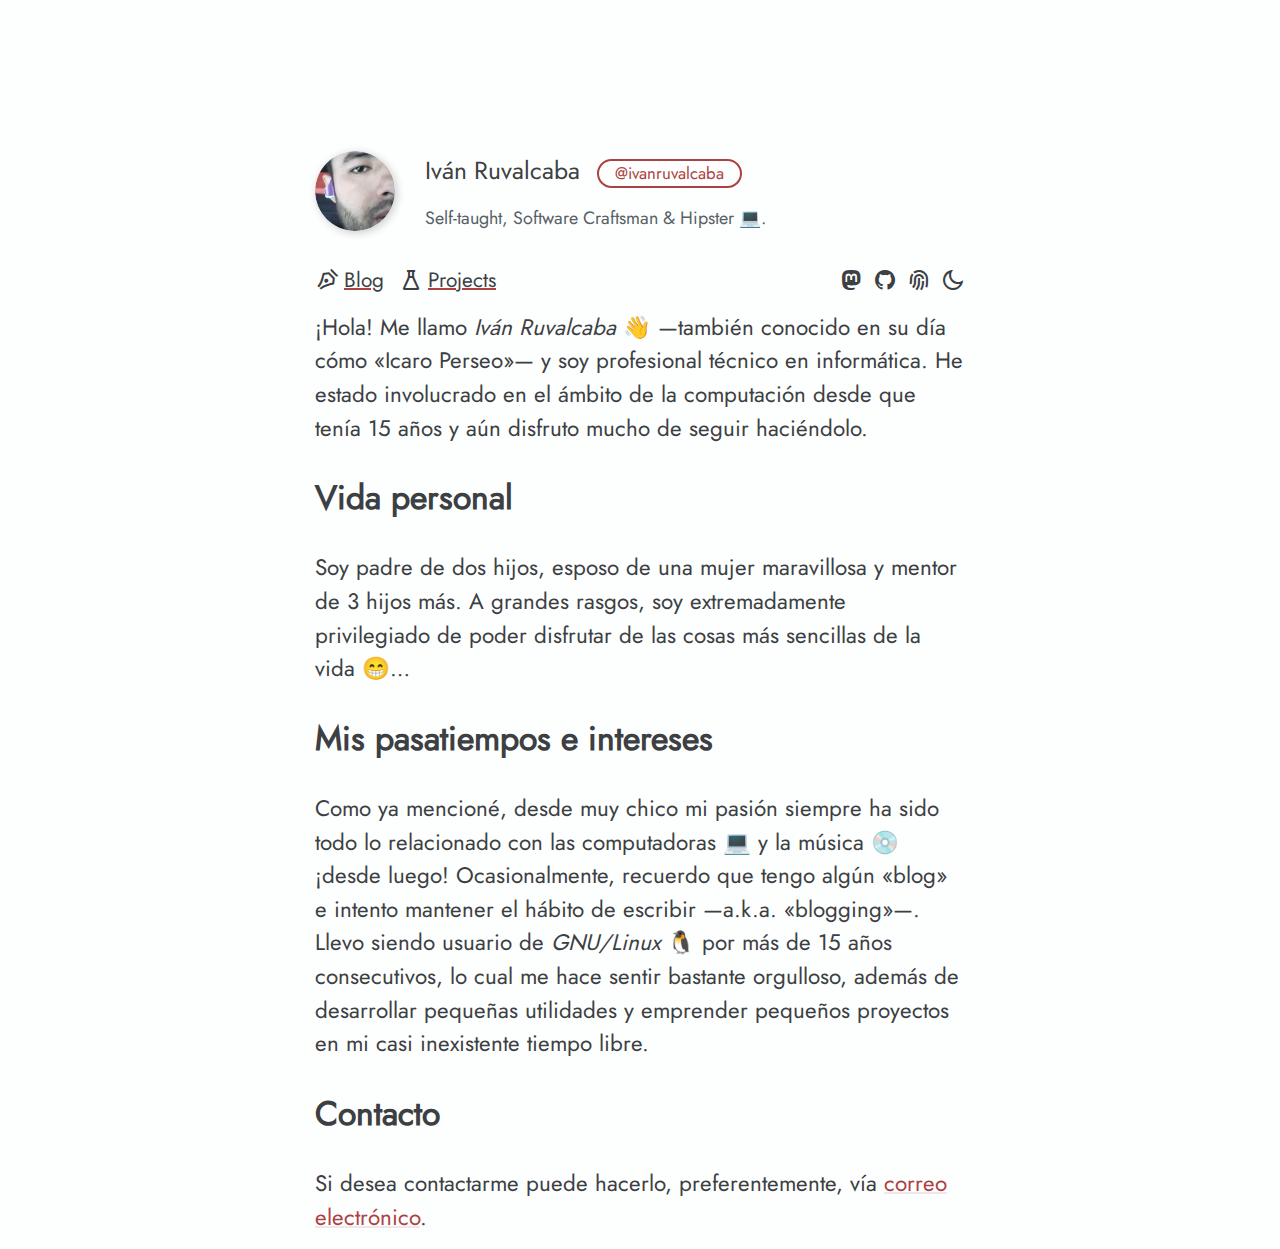
<file: index.html>
<!doctype html><html lang=es><head><meta charset=UTF-8><meta content="width=device-width,initial-scale=1,shrink-to-fit=no" name=viewport><meta content="light dark" name=color-scheme><title>$ cat /dev/random > /dev/null 2>&1</title><meta content="Unplugged thoughts and ideas… basically, screaming to the void!" name=description><meta content=e779e341500bc97b name=yandex-verification><meta content=923F21AF4644A4341700A61DB79C740E name=msvalidate.01><meta content=Kxf_gbaKYmpH0_Y8BguDQPMPSyfDH8daR0RQvQ_t230 name=google-site-verification><link href=/img/favicon-32x32.png rel=icon sizes=32x32 type=image/png><link href=/img/favicon-16x16.png rel=icon sizes=16x16 type=image/png><link href=/img/apple-touch-icon.png rel=apple-touch-icon sizes=120x120><link href=/humans.txt rel=author type=text/plain><link href=/css/var.css rel=stylesheet><link href=/css/base.css rel=stylesheet><link href=/css/style.css rel=stylesheet><link href=/css/jetbrains-mono.css rel=stylesheet><link href=/css/jost.css rel=stylesheet><link href=/css/remixicon.css rel=stylesheet><link href=/css/home.css rel=stylesheet><body><script>if(localStorage.getItem('theme')=='dark'){document.body.classList.add('dark-mode');}</script><main><div class=info><img alt=avatar src=img/avatar.png><div class=info-text><p><span id=name>Iván Ruvalcaba</span> <span id=id>@ivanruvalcaba</span><p id=bio>Self-taught, Software Craftsman & Hipster 💻.</div></div><div class=link><div class=left><a href=/blog id=blog> <i class="ri-pen-nib-line ri-xl"></i> <span>Blog</span> </a><a href=/projects id=projects> <i class="ri-flask-line ri-xl"></i> <span>Projects</span> </a></div><div class=right><a rel="me noreferrer noopener" aria-label=Mastodon href=https://mstdn.mx/@ivanruvalcaba target=_blank><i class="ri-mastodon-fill ri-xl"></i></a><a rel="noreferrer noopener" aria-label=GitHub href=https://github.com/ivanruvalcaba target=_blank><i class="ri-github-fill ri-xl"></i></a><a rel="noreferrer noopener" aria-label=Keyoxide href=https://keyoxide.org/hkp/026DB8BE3F5C1533FF9D4CC2DBB4A5B917E572DE target=_blank><i class="ri-fingerprint-fill ri-xl"></i></a><button aria-label="dark light mode switch" id=color-toggle><i class="ri-moon-line ri-xl"></i></button></div></div><div class=brief><p>¡Hola! Me llamo <em>Iván Ruvalcaba</em> 👋 —también conocido en su día cómo «Icaro Perseo»— y soy profesional técnico en informática. He estado involucrado en el ámbito de la computación desde que tenía 15 años y aún disfruto mucho de seguir haciéndolo.<h2 id=vida-personal>Vida personal</h2><p>Soy padre de dos hijos, esposo de una mujer maravillosa y mentor de 3 hijos más. A grandes rasgos, soy extremadamente privilegiado de poder disfrutar de las cosas más sencillas de la vida 😁…<h2 id=mis-pasatiempos-e-intereses>Mis pasatiempos e intereses</h2><p>Como ya mencioné, desde muy chico mi pasión siempre ha sido todo lo relacionado con las computadoras 💻 y la música 💿 ¡desde luego! Ocasionalmente, recuerdo que tengo algún «blog» e intento mantener el hábito de escribir —a.k.a. «blogging»—. Llevo siendo usuario de <em>GNU/Linux</em> 🐧 por más de 15 años consecutivos, lo cual me hace sentir bastante orgulloso, además de desarrollar pequeñas utilidades y emprender pequeños proyectos en mi casi inexistente tiempo libre.<h2 id=contacto>Contacto</h2><p>Si desea contactarme puede hacerlo, preferentemente, vía <a href=mailto:ivanruvalcaba@disroot.org>correo electrónico</a>.</div></main><script src=/js/dark.js></script>
</file>
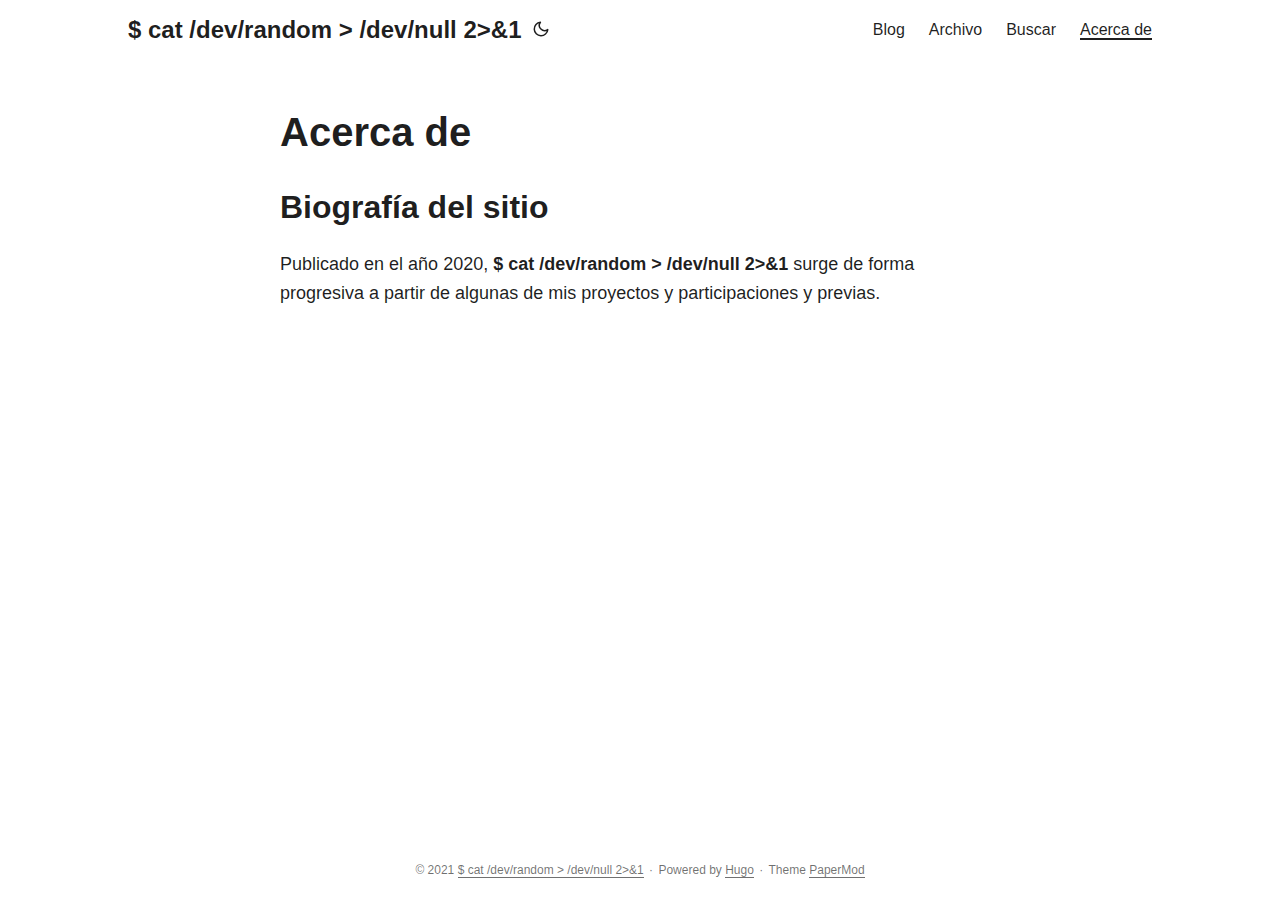
<file: acerca-de/index.html>
<!DOCTYPE html>
<html lang="es" dir="auto">

<head><meta charset="utf-8">
<meta http-equiv="X-UA-Compatible" content="IE=edge">
<meta name="viewport" content="width=device-width, initial-scale=1, shrink-to-fit=no">
<meta name="robots" content="index, follow">
<title>Acerca de | $ cat /dev/random &gt; /dev/null 2&gt;&amp;1</title>

<meta name="keywords" content="" />
<meta name="description" content="Biografía del sitio Publicado en el año 2020, $ cat /dev/random &gt; /dev/null 2&gt;&amp;1 surge de forma progresiva a partir de algunas de mis proyectos y participaciones y previas.">
<meta name="author" content="Iván Ruvalcaba">
<link rel="canonical" href="http://ivanruvalcaba.cf/acerca-de/" />
<link href="/assets/css/stylesheet.min.3b4ed2e80185ab356f837eda72c1debdea24ca2d707d78b82f2534624843aaa0.css" integrity="sha256-O07S6AGFqzVvg37acsHeveokyi1wfXi4LyU0YkhDqqA=" rel="preload stylesheet"
    as="style">

<link rel="icon" href="http://ivanruvalcaba.cf/favicon.ico">
<link rel="icon" type="image/png" sizes="16x16" href="http://ivanruvalcaba.cf/favicon-16x16.png">
<link rel="icon" type="image/png" sizes="32x32" href="http://ivanruvalcaba.cf/favicon-32x32.png">
<link rel="apple-touch-icon" href="http://ivanruvalcaba.cf/apple-touch-icon.png">
<link rel="mask-icon" href="http://ivanruvalcaba.cf/safari-pinned-tab.svg">
<meta name="theme-color" content="#2e2e33">
<meta name="msapplication-TileColor" content="#2e2e33">
<meta name="generator" content="Hugo 0.80.0" />


<meta property="og:title" content="Acerca de" />
<meta property="og:description" content="Biografía del sitio Publicado en el año 2020, $ cat /dev/random &gt; /dev/null 2&gt;&amp;1 surge de forma progresiva a partir de algunas de mis proyectos y participaciones y previas." />
<meta property="og:type" content="article" />
<meta property="og:url" content="http://ivanruvalcaba.cf/acerca-de/" />
<meta property="article:modified_time" content="2021-02-10T08:56:39-06:00" />
<meta name="twitter:card" content="summary"/>
<meta name="twitter:title" content="Acerca de"/>
<meta name="twitter:description" content="Biografía del sitio Publicado en el año 2020, $ cat /dev/random &gt; /dev/null 2&gt;&amp;1 surge de forma progresiva a partir de algunas de mis proyectos y participaciones y previas."/>

<script type="application/ld+json">
{
  "@context": "https://schema.org",
  "@type": "BlogPosting",
  "headline": "Acerca de",
  "name": "Acerca de",
  "description": "Biografía del sitio Publicado en el año 2020, $ cat /dev/random \u0026amp;gt; /dev/null 2\u0026amp;gt;\u0026amp;amp;1 surge de forma progresiva a partir de algunas de mis proyectos y participaciones y …",
  "keywords": [
    
  ],
  "articleBody": "Biografía del sitio Publicado en el año 2020, $ cat /dev/random  /dev/null 2\u00261 surge de forma progresiva a partir de algunas de mis proyectos y participaciones y previas.\n",
  "wordCount" : "29",
  "inLanguage": "es",
  "datePublished": "0001-01-01T00:00:00Z",
  "dateModified": "2021-02-10T08:56:39-06:00",
  "author":{
    "@type": "Person",
    "name": "Iván Ruvalcaba"
  },
  "mainEntityOfPage": {
    "@type": "WebPage",
    "@id": "http://ivanruvalcaba.cf/acerca-de/"
  },
  "publisher": {
    "@type": "Organization",
    "name": "$ cat /dev/random \u003e /dev/null 2\u003e\u00261",
    "logo": {
      "@type": "ImageObject",
      "url": "http://ivanruvalcaba.cf/favicon.ico"
    }
  }
}
</script>



</head>

<body class="" id="top">
<script>
    if (localStorage.getItem("pref-theme") === "dark") {
        document.body.classList.add('dark');
    } else if (localStorage.getItem("pref-theme") === "light") {
        document.body.classList.remove('dark')
    } else if (window.matchMedia('(prefers-color-scheme: dark)').matches) {
        document.body.classList.add('dark');
    }

</script>
<noscript>
    <style type="text/css">
        .theme-toggle,
        .top-link {
            display: none;
        }

    </style>
</noscript>
<header class="header">
    <nav class="nav">
        <div class="logo">
            <a href="http://ivanruvalcaba.cf/" accesskey="h" title="$ cat /dev/random &gt; /dev/null 2&gt;&amp;1 (Alt + H)">$ cat /dev/random &gt; /dev/null 2&gt;&amp;1</a>
            <span class="logo-switches">
                <a id="theme-toggle" accesskey="t" title="(Alt + T)">
                    <svg id="moon" xmlns="http://www.w3.org/2000/svg" width="24" height="24" viewBox="0 0 24 24"
                        fill="none" stroke="currentColor" stroke-width="2" stroke-linecap="round"
                        stroke-linejoin="round">
                        <path d="M21 12.79A9 9 0 1 1 11.21 3 7 7 0 0 0 21 12.79z"></path>
                    </svg>
                    <svg id="sun" xmlns="http://www.w3.org/2000/svg" width="24" height="24" viewBox="0 0 24 24"
                        fill="none" stroke="currentColor" stroke-width="2" stroke-linecap="round"
                        stroke-linejoin="round">
                        <circle cx="12" cy="12" r="5"></circle>
                        <line x1="12" y1="1" x2="12" y2="3"></line>
                        <line x1="12" y1="21" x2="12" y2="23"></line>
                        <line x1="4.22" y1="4.22" x2="5.64" y2="5.64"></line>
                        <line x1="18.36" y1="18.36" x2="19.78" y2="19.78"></line>
                        <line x1="1" y1="12" x2="3" y2="12"></line>
                        <line x1="21" y1="12" x2="23" y2="12"></line>
                        <line x1="4.22" y1="19.78" x2="5.64" y2="18.36"></line>
                        <line x1="18.36" y1="5.64" x2="19.78" y2="4.22"></line>
                    </svg>
                </a>
                
                
            </span>
        </div>
        <ul id="menu" onscroll="menu_on_scroll()">
            <li>
                <a href="http://ivanruvalcaba.cf/post" title="Blog">
                    <span>Blog</span>
                </a>
            </li>
            <li>
                <a href="http://ivanruvalcaba.cf/archives" title="Archivo">
                    <span>Archivo</span>
                </a>
            </li>
            <li>
                <a href="http://ivanruvalcaba.cf/search" title="Buscar">
                    <span>Buscar</span>
                </a>
            </li>
            <li>
                <a href="http://ivanruvalcaba.cf/acerca-de" title="Acerca de">
                    <span class="active">Acerca de</span>
                </a>
            </li></ul>
    </nav>
</header>

    <main class="main">

<article class="post-single">
  <header class="post-header">

    <h1 class="post-title">
      Acerca de
    </h1>
  </header> 

  <div class="post-content">
<h2 id="biografía-del-sitio">Biografía del sitio<a hidden class="anchor" aria-hidden="true" href="#biografía-del-sitio">#</a></h2>
<p>Publicado en el año 2020, <strong>$ cat /dev/random &gt; /dev/null 2&gt;&amp;1</strong> surge de forma progresiva a partir de algunas de mis proyectos y participaciones y previas.</p>

</div>
  <footer class="post-footer">
  </footer>
</article>
    </main><footer class="footer">
    <span>&copy; 2021 <a href="http://ivanruvalcaba.cf/">$ cat /dev/random &gt; /dev/null 2&gt;&amp;1</a></span>
    <span>&middot;</span>
    <span>Powered by <a href="https://gohugo.io/" rel="noopener noreferrer" target="_blank">Hugo</a></span>
    <span>&middot;</span>
    <span>Theme <a href="https://git.io/hugopapermod" rel="noopener" target="_blank">PaperMod</a></span>
</footer>
<a href="#top" aria-label="go to top" title="Go to Top (Alt + G)">
    <button class="top-link" id="top-link" type="button" accesskey="g">
        <svg xmlns="http://www.w3.org/2000/svg" viewBox="0 0 12 6" fill="currentColor">
            <path d="M12 6H0l6-6z" />
        </svg>
    </button>
</a>



<script defer src="/assets/js/highlight.min.27cd435cc9ed6abb4b496581b151804f79f366c412620272bb94e2f5f598ebcc.js" integrity="sha256-J81DXMntartLSWWBsVGAT3nzZsQSYgJyu5Ti9fWY68w="
    onload="hljs.initHighlightingOnLoad();"></script>
<script>
    window.onload = function () {
        if (localStorage.getItem("menu-scroll-position")) {
            document.getElementById('menu').scrollLeft = localStorage.getItem("menu-scroll-position");
        }
    }
    document.querySelectorAll('a[href^="#"]').forEach(anchor => {
        anchor.addEventListener("click", function (e) {
            e.preventDefault();
            var id = this.getAttribute("href").substr(1);
            if (!window.matchMedia('(prefers-reduced-motion: reduce)').matches) {
                document.querySelector(`[id='${decodeURIComponent(id)}']`).scrollIntoView({
                    behavior: "smooth"
                });
            } else {
                document.querySelector(`[id='${decodeURIComponent(id)}']`).scrollIntoView();
            }
            if (id === "top") {
                history.replaceState(null, null, " ");
            } else {
                history.pushState(null, null, `#${id}`);
            }
        });
    });
    var mybutton = document.getElementById("top-link");
    window.onscroll = function () {
        if (document.body.scrollTop > 800 || document.documentElement.scrollTop > 800) {
            mybutton.style.visibility = "visible";
            mybutton.style.opacity = "1";
        } else {
            mybutton.style.visibility = "hidden";
            mybutton.style.opacity = "0";
        }
    };

    function menu_on_scroll() {
        localStorage.setItem("menu-scroll-position", document.getElementById('menu').scrollLeft);
    }

</script>
<script>
    document.getElementById("theme-toggle").addEventListener("click", () => {
        if (document.body.className.includes("dark")) {
            document.body.classList.remove('dark');
            localStorage.setItem("pref-theme", 'light');
        } else {
            document.body.classList.add('dark');
            localStorage.setItem("pref-theme", 'dark');
        }
    })

</script>

</body>

</html>
</file>
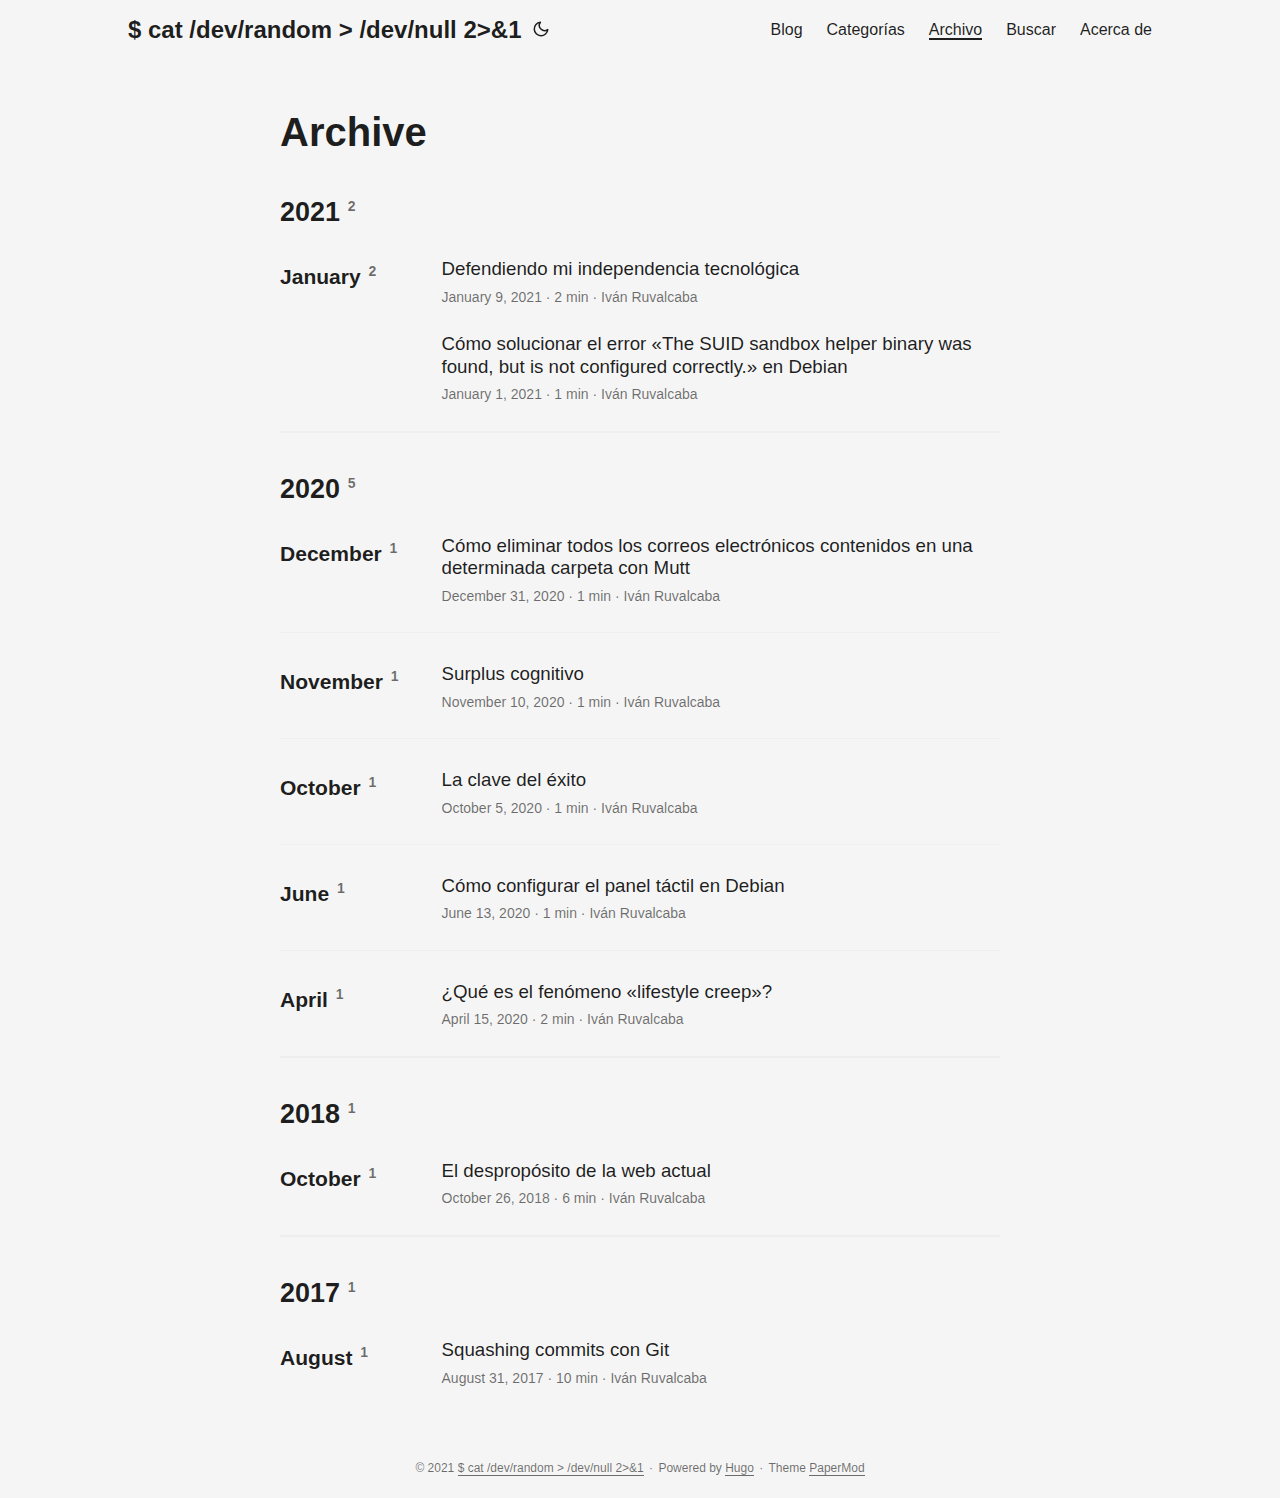
<file: archives/index.html>
<!DOCTYPE html>
<html lang="es" dir="auto">

<head><meta charset="utf-8">
<meta http-equiv="X-UA-Compatible" content="IE=edge">
<meta name="viewport" content="width=device-width, initial-scale=1, shrink-to-fit=no">
<meta name="robots" content="index, follow">
<title>Archive | $ cat /dev/random &gt; /dev/null 2&gt;&amp;1</title>

<meta name="keywords" content="" />
<meta name="description" content="Archive - $ cat /dev/random &gt; /dev/null 2&gt;&amp;1">
<meta name="author" content="Iván Ruvalcaba">
<link rel="canonical" href="https://ivanruvalcaba.cf/archives/" />
<meta name="google-site-verification" content="Kxf_gbaKYmpH0_Y8BguDQPMPSyfDH8daR0RQvQ_t230" />
<meta name="yandex-verification" content="e779e341500bc97b" />
<meta name="msvalidate.01" content="923F21AF4644A4341700A61DB79C740E" />
<link href="/assets/css/stylesheet.min.3b4ed2e80185ab356f837eda72c1debdea24ca2d707d78b82f2534624843aaa0.css" integrity="sha256-O07S6AGFqzVvg37acsHeveokyi1wfXi4LyU0YkhDqqA=" rel="preload stylesheet"
    as="style">

<link rel="icon" href="https://ivanruvalcaba.cf/favicon.ico">
<link rel="icon" type="image/png" sizes="16x16" href="https://ivanruvalcaba.cf/favicon-16x16.png">
<link rel="icon" type="image/png" sizes="32x32" href="https://ivanruvalcaba.cf/favicon-32x32.png">
<link rel="apple-touch-icon" href="https://ivanruvalcaba.cf/apple-touch-icon.png">
<link rel="mask-icon" href="https://ivanruvalcaba.cf/safari-pinned-tab.svg">
<meta name="theme-color" content="#2e2e33">
<meta name="msapplication-TileColor" content="#2e2e33">
<meta name="generator" content="Hugo 0.80.0" />


<meta property="og:title" content="Archive" />
<meta property="og:description" content="" />
<meta property="og:type" content="article" />
<meta property="og:url" content="https://ivanruvalcaba.cf/archives/" />
<meta property="article:modified_time" content="2021-02-09T11:51:41-06:00" />
<meta name="twitter:card" content="summary"/>
<meta name="twitter:title" content="Archive"/>
<meta name="twitter:description" content=""/>

<script type="application/ld+json">
{
  "@context": "https://schema.org",
  "@type": "BlogPosting",
  "headline": "Archive",
  "name": "Archive",
  "description": "",
  "keywords": [
    
  ],
  "articleBody": "",
  "wordCount" : "0",
  "inLanguage": "es",
  "datePublished": "0001-01-01T00:00:00Z",
  "dateModified": "2021-02-09T11:51:41-06:00",
  "author":{
    "@type": "Person",
    "name": "Iván Ruvalcaba"
  },
  "mainEntityOfPage": {
    "@type": "WebPage",
    "@id": "https://ivanruvalcaba.cf/archives/"
  },
  "publisher": {
    "@type": "Organization",
    "name": "$ cat /dev/random \u003e /dev/null 2\u003e\u00261",
    "logo": {
      "@type": "ImageObject",
      "url": "https://ivanruvalcaba.cf/favicon.ico"
    }
  }
}
</script>



</head>

<body class="list" id="top">
<script>
    if (localStorage.getItem("pref-theme") === "dark") {
        document.body.classList.add('dark');
    } else if (localStorage.getItem("pref-theme") === "light") {
        document.body.classList.remove('dark')
    } else if (window.matchMedia('(prefers-color-scheme: dark)').matches) {
        document.body.classList.add('dark');
    }

</script>
<noscript>
    <style type="text/css">
        .theme-toggle,
        .top-link {
            display: none;
        }

    </style>
</noscript>
<header class="header">
    <nav class="nav">
        <div class="logo">
            <a href="https://ivanruvalcaba.cf/" accesskey="h" title="$ cat /dev/random &gt; /dev/null 2&gt;&amp;1 (Alt + H)">$ cat /dev/random &gt; /dev/null 2&gt;&amp;1</a>
            <span class="logo-switches">
                <a id="theme-toggle" accesskey="t" title="(Alt + T)">
                    <svg id="moon" xmlns="http://www.w3.org/2000/svg" width="24" height="24" viewBox="0 0 24 24"
                        fill="none" stroke="currentColor" stroke-width="2" stroke-linecap="round"
                        stroke-linejoin="round">
                        <path d="M21 12.79A9 9 0 1 1 11.21 3 7 7 0 0 0 21 12.79z"></path>
                    </svg>
                    <svg id="sun" xmlns="http://www.w3.org/2000/svg" width="24" height="24" viewBox="0 0 24 24"
                        fill="none" stroke="currentColor" stroke-width="2" stroke-linecap="round"
                        stroke-linejoin="round">
                        <circle cx="12" cy="12" r="5"></circle>
                        <line x1="12" y1="1" x2="12" y2="3"></line>
                        <line x1="12" y1="21" x2="12" y2="23"></line>
                        <line x1="4.22" y1="4.22" x2="5.64" y2="5.64"></line>
                        <line x1="18.36" y1="18.36" x2="19.78" y2="19.78"></line>
                        <line x1="1" y1="12" x2="3" y2="12"></line>
                        <line x1="21" y1="12" x2="23" y2="12"></line>
                        <line x1="4.22" y1="19.78" x2="5.64" y2="18.36"></line>
                        <line x1="18.36" y1="5.64" x2="19.78" y2="4.22"></line>
                    </svg>
                </a>
                
                
            </span>
        </div>
        <ul id="menu" onscroll="menu_on_scroll()">
            <li>
                <a href="https://ivanruvalcaba.cf/post" title="Blog">
                    <span>Blog</span>
                </a>
            </li>
            <li>
                <a href="https://ivanruvalcaba.cf/categories" title="Categorías">
                    <span>Categorías</span>
                </a>
            </li>
            <li>
                <a href="https://ivanruvalcaba.cf/archives" title="Archivo">
                    <span class="active">Archivo</span>
                </a>
            </li>
            <li>
                <a href="https://ivanruvalcaba.cf/search" title="Buscar">
                    <span>Buscar</span>
                </a>
            </li>
            <li>
                <a href="https://ivanruvalcaba.cf/acerca-de" title="Acerca de">
                    <span>Acerca de</span>
                </a>
            </li></ul>
    </nav>
</header>

    <main class="main">

<header class="page-header">
  <h1>Archive</h1>
</header>
<div class="archive-year">
  <h2 class="archive-year-header">2021<sup class="archive-count">&nbsp;&nbsp;2</sup>
  </h2>
  <div class="archive-month">
    <h3 class="archive-month-header">January<sup class="archive-count">&nbsp;&nbsp;2</sup></h3>
    <div class="archive-posts">
      <div class="archive-entry">
        <h3 class="archive-entry-title">Defendiendo mi independencia tecnológica
        </h3>
        <div class="archive-meta">

January 9, 2021&nbsp;·&nbsp;2 min&nbsp;·&nbsp;Iván Ruvalcaba
</div>
        <a class="entry-link" aria-label="post link to Defendiendo mi independencia tecnológica" href="https://ivanruvalcaba.cf/post/defendiendo-mi-independencia-tecnologica/"></a>
      </div>
      <div class="archive-entry">
        <h3 class="archive-entry-title">Cómo solucionar el error «The SUID sandbox helper binary was found, but is not configured correctly.» en Debian
        </h3>
        <div class="archive-meta">

January 1, 2021&nbsp;·&nbsp;1 min&nbsp;·&nbsp;Iván Ruvalcaba
</div>
        <a class="entry-link" aria-label="post link to Cómo solucionar el error «The SUID sandbox helper binary was found, but is not configured correctly.» en Debian" href="https://ivanruvalcaba.cf/post/como-solucionar-el-error-the-suid-sandbox-helper-binary-was-found-but-is-not/"></a>
      </div>
    </div>
  </div>
</div>
<div class="archive-year">
  <h2 class="archive-year-header">2020<sup class="archive-count">&nbsp;&nbsp;5</sup>
  </h2>
  <div class="archive-month">
    <h3 class="archive-month-header">December<sup class="archive-count">&nbsp;&nbsp;1</sup></h3>
    <div class="archive-posts">
      <div class="archive-entry">
        <h3 class="archive-entry-title">Cómo eliminar todos los correos electrónicos contenidos en una determinada carpeta con Mutt
        </h3>
        <div class="archive-meta">

December 31, 2020&nbsp;·&nbsp;1 min&nbsp;·&nbsp;Iván Ruvalcaba
</div>
        <a class="entry-link" aria-label="post link to Cómo eliminar todos los correos electrónicos contenidos en una determinada carpeta con Mutt" href="https://ivanruvalcaba.cf/post/como-eliminar-todos-los-correos-electronicos-contenidos-en-una-determinada/"></a>
      </div>
    </div>
  </div>
  <div class="archive-month">
    <h3 class="archive-month-header">November<sup class="archive-count">&nbsp;&nbsp;1</sup></h3>
    <div class="archive-posts">
      <div class="archive-entry">
        <h3 class="archive-entry-title">Surplus cognitivo
        </h3>
        <div class="archive-meta">

November 10, 2020&nbsp;·&nbsp;1 min&nbsp;·&nbsp;Iván Ruvalcaba
</div>
        <a class="entry-link" aria-label="post link to Surplus cognitivo" href="https://ivanruvalcaba.cf/post/surplus-cognitivo/"></a>
      </div>
    </div>
  </div>
  <div class="archive-month">
    <h3 class="archive-month-header">October<sup class="archive-count">&nbsp;&nbsp;1</sup></h3>
    <div class="archive-posts">
      <div class="archive-entry">
        <h3 class="archive-entry-title">La clave del éxito
        </h3>
        <div class="archive-meta">

October 5, 2020&nbsp;·&nbsp;1 min&nbsp;·&nbsp;Iván Ruvalcaba
</div>
        <a class="entry-link" aria-label="post link to La clave del éxito" href="https://ivanruvalcaba.cf/post/la-clave-del-exito/"></a>
      </div>
    </div>
  </div>
  <div class="archive-month">
    <h3 class="archive-month-header">June<sup class="archive-count">&nbsp;&nbsp;1</sup></h3>
    <div class="archive-posts">
      <div class="archive-entry">
        <h3 class="archive-entry-title">Cómo configurar el panel táctil en Debian
        </h3>
        <div class="archive-meta">

June 13, 2020&nbsp;·&nbsp;1 min&nbsp;·&nbsp;Iván Ruvalcaba
</div>
        <a class="entry-link" aria-label="post link to Cómo configurar el panel táctil en Debian" href="https://ivanruvalcaba.cf/post/como-configurar-el-panel-tactil-en-debian/"></a>
      </div>
    </div>
  </div>
  <div class="archive-month">
    <h3 class="archive-month-header">April<sup class="archive-count">&nbsp;&nbsp;1</sup></h3>
    <div class="archive-posts">
      <div class="archive-entry">
        <h3 class="archive-entry-title">¿Qué es el fenómeno «lifestyle creep»?
        </h3>
        <div class="archive-meta">

April 15, 2020&nbsp;·&nbsp;2 min&nbsp;·&nbsp;Iván Ruvalcaba
</div>
        <a class="entry-link" aria-label="post link to ¿Qué es el fenómeno «lifestyle creep»?" href="https://ivanruvalcaba.cf/post/fenomeno-lifestyle-creep/"></a>
      </div>
    </div>
  </div>
</div>
<div class="archive-year">
  <h2 class="archive-year-header">2018<sup class="archive-count">&nbsp;&nbsp;1</sup>
  </h2>
  <div class="archive-month">
    <h3 class="archive-month-header">October<sup class="archive-count">&nbsp;&nbsp;1</sup></h3>
    <div class="archive-posts">
      <div class="archive-entry">
        <h3 class="archive-entry-title">El despropósito de la web actual
        </h3>
        <div class="archive-meta">

October 26, 2018&nbsp;·&nbsp;6 min&nbsp;·&nbsp;Iván Ruvalcaba
</div>
        <a class="entry-link" aria-label="post link to El despropósito de la web actual" href="https://ivanruvalcaba.cf/post/el-desproposito-de-la-web-actual/"></a>
      </div>
    </div>
  </div>
</div>
<div class="archive-year">
  <h2 class="archive-year-header">2017<sup class="archive-count">&nbsp;&nbsp;1</sup>
  </h2>
  <div class="archive-month">
    <h3 class="archive-month-header">August<sup class="archive-count">&nbsp;&nbsp;1</sup></h3>
    <div class="archive-posts">
      <div class="archive-entry">
        <h3 class="archive-entry-title">Squashing commits con Git
        </h3>
        <div class="archive-meta">

August 31, 2017&nbsp;·&nbsp;10 min&nbsp;·&nbsp;Iván Ruvalcaba
</div>
        <a class="entry-link" aria-label="post link to Squashing commits con Git" href="https://ivanruvalcaba.cf/post/squashing-commits-con-git/"></a>
      </div>
    </div>
  </div>
</div>
    </main><footer class="footer">
    <span>&copy; 2021 <a href="https://ivanruvalcaba.cf/">$ cat /dev/random &gt; /dev/null 2&gt;&amp;1</a></span>
    <span>&middot;</span>
    <span>Powered by <a href="https://gohugo.io/" rel="noopener noreferrer" target="_blank">Hugo</a></span>
    <span>&middot;</span>
    <span>Theme <a href="https://git.io/hugopapermod" rel="noopener" target="_blank">PaperMod</a></span>
</footer>
<a href="#top" aria-label="go to top" title="Go to Top (Alt + G)">
    <button class="top-link" id="top-link" type="button" accesskey="g">
        <svg xmlns="http://www.w3.org/2000/svg" viewBox="0 0 12 6" fill="currentColor">
            <path d="M12 6H0l6-6z" />
        </svg>
    </button>
</a>



<script>
    window.onload = function () {
        if (localStorage.getItem("menu-scroll-position")) {
            document.getElementById('menu').scrollLeft = localStorage.getItem("menu-scroll-position");
        }
    }
    document.querySelectorAll('a[href^="#"]').forEach(anchor => {
        anchor.addEventListener("click", function (e) {
            e.preventDefault();
            var id = this.getAttribute("href").substr(1);
            if (!window.matchMedia('(prefers-reduced-motion: reduce)').matches) {
                document.querySelector(`[id='${decodeURIComponent(id)}']`).scrollIntoView({
                    behavior: "smooth"
                });
            } else {
                document.querySelector(`[id='${decodeURIComponent(id)}']`).scrollIntoView();
            }
            if (id === "top") {
                history.replaceState(null, null, " ");
            } else {
                history.pushState(null, null, `#${id}`);
            }
        });
    });
    var mybutton = document.getElementById("top-link");
    window.onscroll = function () {
        if (document.body.scrollTop > 800 || document.documentElement.scrollTop > 800) {
            mybutton.style.visibility = "visible";
            mybutton.style.opacity = "1";
        } else {
            mybutton.style.visibility = "hidden";
            mybutton.style.opacity = "0";
        }
    };

    function menu_on_scroll() {
        localStorage.setItem("menu-scroll-position", document.getElementById('menu').scrollLeft);
    }

</script>
<script>
    document.getElementById("theme-toggle").addEventListener("click", () => {
        if (document.body.className.includes("dark")) {
            document.body.classList.remove('dark');
            localStorage.setItem("pref-theme", 'light');
        } else {
            document.body.classList.add('dark');
            localStorage.setItem("pref-theme", 'dark');
        }
    })

</script>

</body>

</html>
</file>
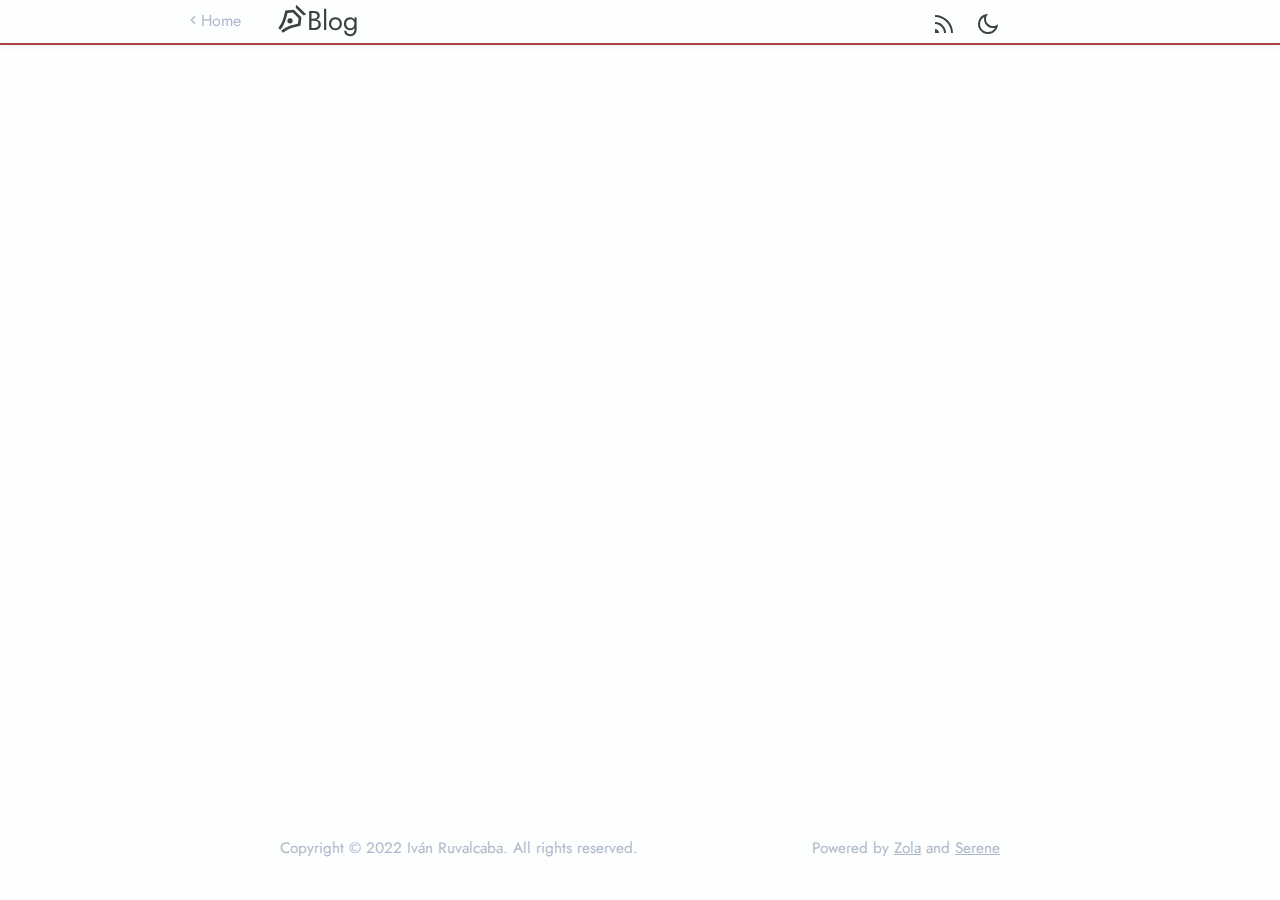
<file: blog/index.html>
<!doctype html><html lang=es><head><meta charset=UTF-8><meta content="width=device-width,initial-scale=1,shrink-to-fit=no" name=viewport><meta content="light dark" name=color-scheme><title>Blog de Iván Ruvalcaba</title><meta content="Mi blog personal." name=description><meta content=e779e341500bc97b name=yandex-verification><meta content=923F21AF4644A4341700A61DB79C740E name=msvalidate.01><meta content=Kxf_gbaKYmpH0_Y8BguDQPMPSyfDH8daR0RQvQ_t230 name=google-site-verification><link href=/img/favicon-32x32.png rel=icon sizes=32x32 type=image/png><link href=/img/favicon-16x16.png rel=icon sizes=16x16 type=image/png><link href=/img/apple-touch-icon.png rel=apple-touch-icon sizes=120x120><link href=/humans.txt rel=author type=text/plain><link href=/css/var.css rel=stylesheet><link href=/css/base.css rel=stylesheet><link href=/css/style.css rel=stylesheet><link href=/css/jetbrains-mono.css rel=stylesheet><link href=/css/jost.css rel=stylesheet><link href=/css/remixicon.css rel=stylesheet><link href=/css/header.css rel=stylesheet><link href=/css/footer.css rel=stylesheet><link href=/css/blog.css rel=stylesheet><body><script>if(localStorage.getItem('theme')=='dark'){document.body.classList.add('dark-mode');}</script><header class=blur><div class=top><a class="header blog" href=/blog><i class="ri-pen-nib-line ri-2x"></i><span>Blog</span></a><a class=back href=/><i class="ri-arrow-left-s-line ri-1x"></i><span>Home</span></a><div class=icon><a aria-label=home href=/ id=go-home><i class="ri-user-6-line ri-xl"></i></a><a aria-label="rss feed" href=/blog/feed.xml><i class="ri-rss-line ri-xl"></i></a><button aria-label="dark light mode switch" id=color-toggle><i class="ri-moon-line ri-xl"></i></button></div></div><div id=progress-bar></div></header><main></main><footer><div class=copyright>Copyright © 2022 Iván Ruvalcaba. All rights reserved.</div><div class=credits><span>Powered by <a rel="noreferrer noopener" href=https://www.getzola.org/ target=_blank>Zola</a> and <a rel="noreferrer noopener" href=https://github.com/isunjn/serene target=_blank>Serene</a></span></div></footer><script src=/js/dark.js></script><script src=/js/more.js></script>
</file>
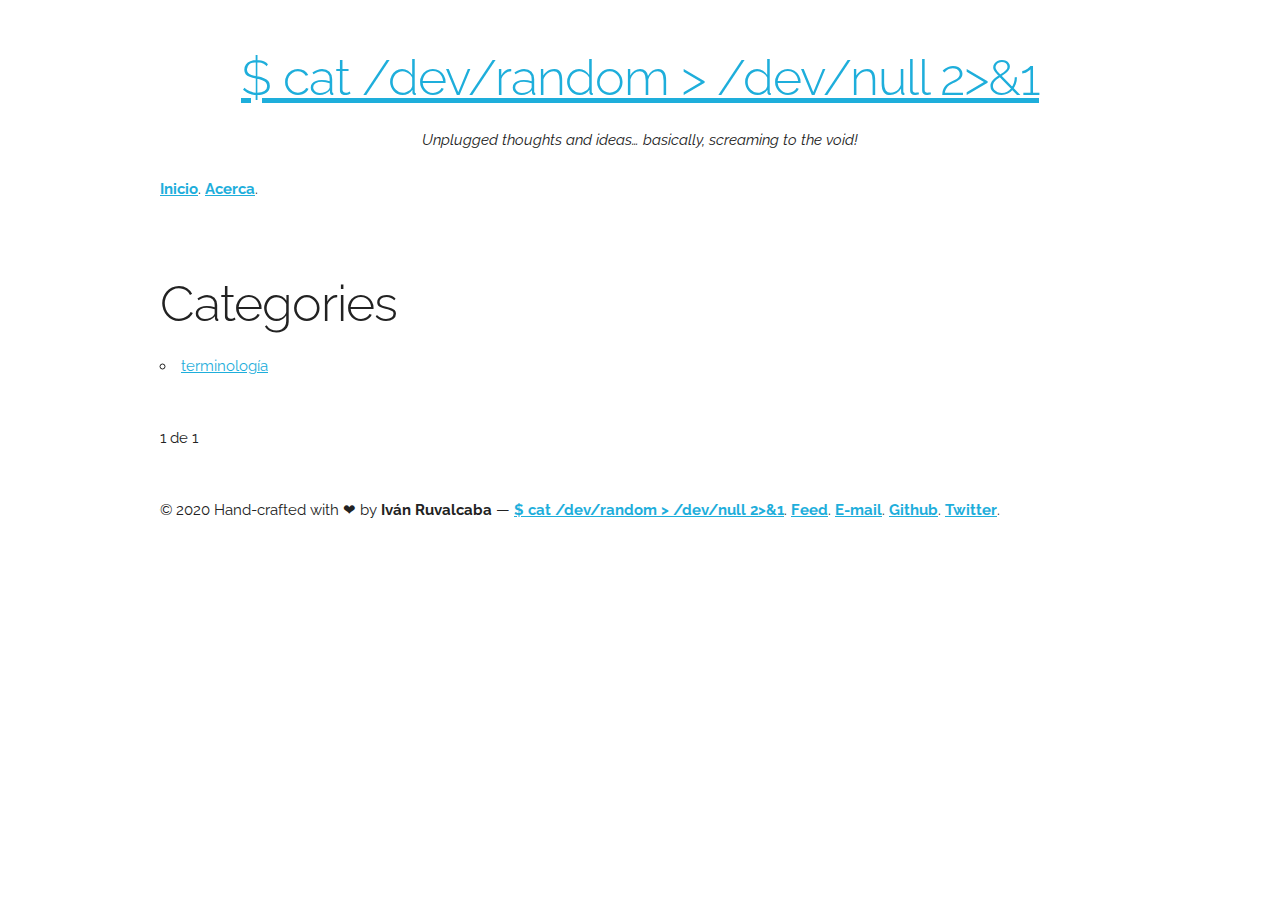
<file: categories/index.html>
<!DOCTYPE html>
<html class="no-js" lang="es-MX">
<head>
	<meta charset="utf-8">
	<title>Categories</title>
	<meta name="description" content="Blog sobre software y cultura libre — Bitácora de Iván Ruvalcaba">
	<meta name="author" content="Iván Ruvalcaba">
	<meta name="viewport" content="width=device-width, initial-scale=1">
  <link rel="author" href="/humans.txt">
  <link rel="manifest" href="site.webmanifest">
  <link rel="apple-touch-icon" href="icon.png">
  
	<link rel="stylesheet" href="https://fonts.googleapis.com/css2?family=Raleway:ital,wght@0,300;0,400;0,600;1,300;1,400;1,600&display=swap">
	<link rel="stylesheet" href="/css/main.min.css">
  
  <meta property="og:title" content="Categories" />
<meta property="og:description" content="Blog sobre software y cultura libre — Bitácora de Iván Ruvalcaba" />
<meta property="og:type" content="website" />
<meta property="og:url" content="http://ivanruvalcaba.cf/categories/" />
<meta property="og:updated_time" content="2020-11-11T10:00:06-06:00" />

  
  <meta name="twitter:card" content="summary"/>
<meta name="twitter:title" content="Categories"/>
<meta name="twitter:description" content="Blog sobre software y cultura libre — Bitácora de Iván Ruvalcaba"/>

  
  <meta itemprop="name" content="Categories">
<meta itemprop="description" content="Blog sobre software y cultura libre — Bitácora de Iván Ruvalcaba">

	<link rel="alternate" type="application/rss+xml" href="/categories/index.xml" title="$ cat /dev/random > /dev/null 2>&1">
</head>
<body>
  <div class="container">
	<header class="row" style="margin-top: 5%;">
  <div class="header">
    <h1><a href="http://ivanruvalcaba.cf/">$ cat /dev/random &gt; /dev/null 2&gt;&amp;1</a></h1>
    <span>Unplugged thoughts and ideas… basically, screaming to the void!</span>
  </div>
  <p>
  <nav>
    <a href="/"><b>Inicio</b></a>.
    
    
    <a href="/acerca-de/"><b>Acerca</b></a>.
    
  </nav>
  </p>
  
</header>

	
	<main class="row" style="margin-top: 5%;">
		
		
		<div>
		    <h1>Categories</h1>
		    
		</div>
		
		
		<ul>
		    
		    <li>
			    
				<a href="/categories/terminolog%C3%ADa/">terminología</a>
			    
		    </li>
		    
		</ul>
		<div style="margin-top: 5%;">

1 de 1

</div>

	</main>

	<footer class="row" style="margin-top: 5%;">
	<p>&copy; 2020 Hand-crafted with ❤ by <b>Iván Ruvalcaba</b> — <a href="http://ivanruvalcaba.cf/"><b>$ cat /dev/random &gt; /dev/null 2&gt;&amp;1</b></a>.
	<a href="/index.xml"><b>Feed</b></a>.
	<a href="mailto:ivanruvalcaba@disroot.org"><b>E-mail</b></a>.
	<a href="https://github.com/ivanruvalcaba"><b>Github</b></a>.
	<a href="https://twitter.com/ivnruvalcaba"><b>Twitter</b></a>.
	</p>
</footer>

  </div>
</body>
</html>
</file>
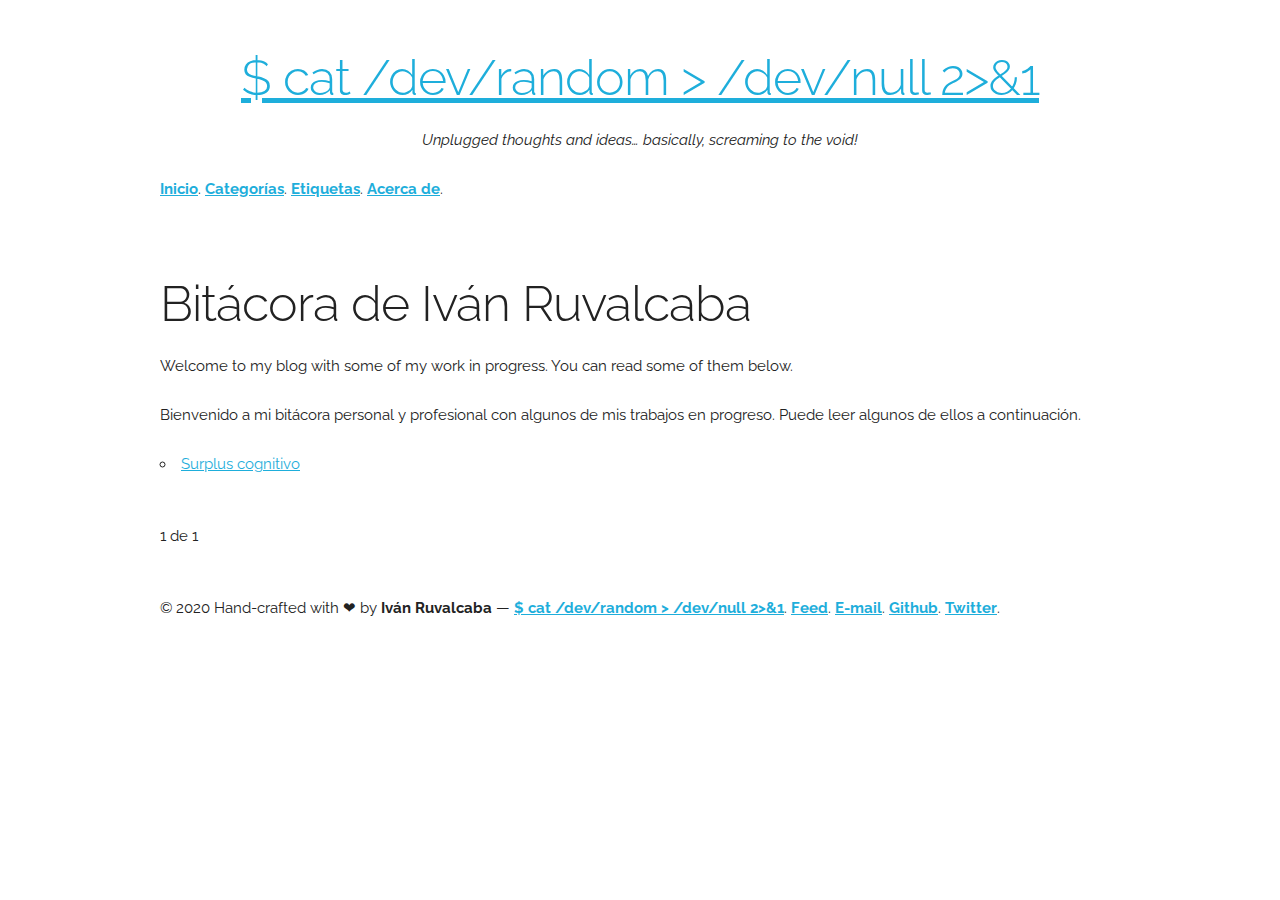
<file: post/index.html>
<!DOCTYPE html>
<html class="no-js" lang="es-MX">
<head>
	<meta charset="utf-8">
	<title>Bitácora de Iván Ruvalcaba</title>
	<meta name="description" content="The last theme you&#39;ll ever need. Maybe.">
	<meta name="author" content="Iván Ruvalcaba">
	<meta name="viewport" content="width=device-width, initial-scale=1">
  <link rel="author" href="/humans.txt">
  <link rel="manifest" href="site.webmanifest">
  <link rel="apple-touch-icon" href="icon.png">
  
	<link rel="stylesheet" href="https://fonts.googleapis.com/css2?family=Raleway:ital,wght@0,300;0,400;0,600;1,300;1,400;1,600&display=swap">
	<link rel="stylesheet" href="/css/main.min.css">
  
  <meta property="og:title" content="Bitácora de Iván Ruvalcaba" />
<meta property="og:description" content="The last theme you&#39;ll ever need. Maybe." />
<meta property="og:type" content="website" />
<meta property="og:url" content="http://ivanruvalcaba.cf/post/" />


  
  <meta name="twitter:card" content="summary"/>
<meta name="twitter:title" content="Bitácora de Iván Ruvalcaba"/>
<meta name="twitter:description" content="The last theme you&#39;ll ever need. Maybe."/>

  
  <meta itemprop="name" content="Bitácora de Iván Ruvalcaba">
<meta itemprop="description" content="The last theme you&#39;ll ever need. Maybe.">

	<link rel="alternate" type="application/rss+xml" href="/post/index.xml" title="$ cat /dev/random > /dev/null 2>&1">
</head>
<body>
  <div class="container">
	<header class="row" style="margin-top: 5%;">
  <div class="header">
    <h1><a href="http://ivanruvalcaba.cf/">$ cat /dev/random &gt; /dev/null 2&gt;&amp;1</a></h1>
    <span>Unplugged thoughts and ideas… basically, screaming to the void!</span>
  </div>
  <p>
  <nav>
    <a href="/"><b>Inicio</b></a>.
    
    
    <a href="/categories/"><b>Categorías</b></a>.
    
    <a href="/tags/"><b>Etiquetas</b></a>.
    
    <a href="/acerca-de/"><b>Acerca de</b></a>.
    
  </nav>
  </p>
  
</header>

	
	<main class="row" style="margin-top: 5%;">
		
		
		<div>
		
		  <h1>Bitácora de Iván Ruvalcaba</h1>
		
		  <div><p>Welcome to my blog with some of my work in progress. You can read some of them below.</p>
<p>Bienvenido a mi bitácora personal y profesional con algunos de mis trabajos en progreso. Puede leer algunos de ellos a continuación.</p>
</div>
		</div>
		
		<ul>
			
			<li>
			
				<a href="/post/surplus-cognitivo/">Surplus cognitivo</a>
			
			</li>
			
		</ul>
		<div style="margin-top: 5%;">

1 de 1

</div>

	</main>

	<footer class="row" style="margin-top: 5%;">
	<p>&copy; 2020 Hand-crafted with ❤ by <b>Iván Ruvalcaba</b> — <a href="http://ivanruvalcaba.cf/"><b>$ cat /dev/random &gt; /dev/null 2&gt;&amp;1</b></a>.
	<a href="/index.xml"><b>Feed</b></a>.
	<a href="mailto:ivanruvalcaba@disroot.org"><b>E-mail</b></a>.
	<a href="https://github.com/ivanruvalcaba"><b>Github</b></a>.
	<a href="https://twitter.com/ivnruvalcaba"><b>Twitter</b></a>.
	</p>
</footer>

  </div>
</body>
</html>
</file>
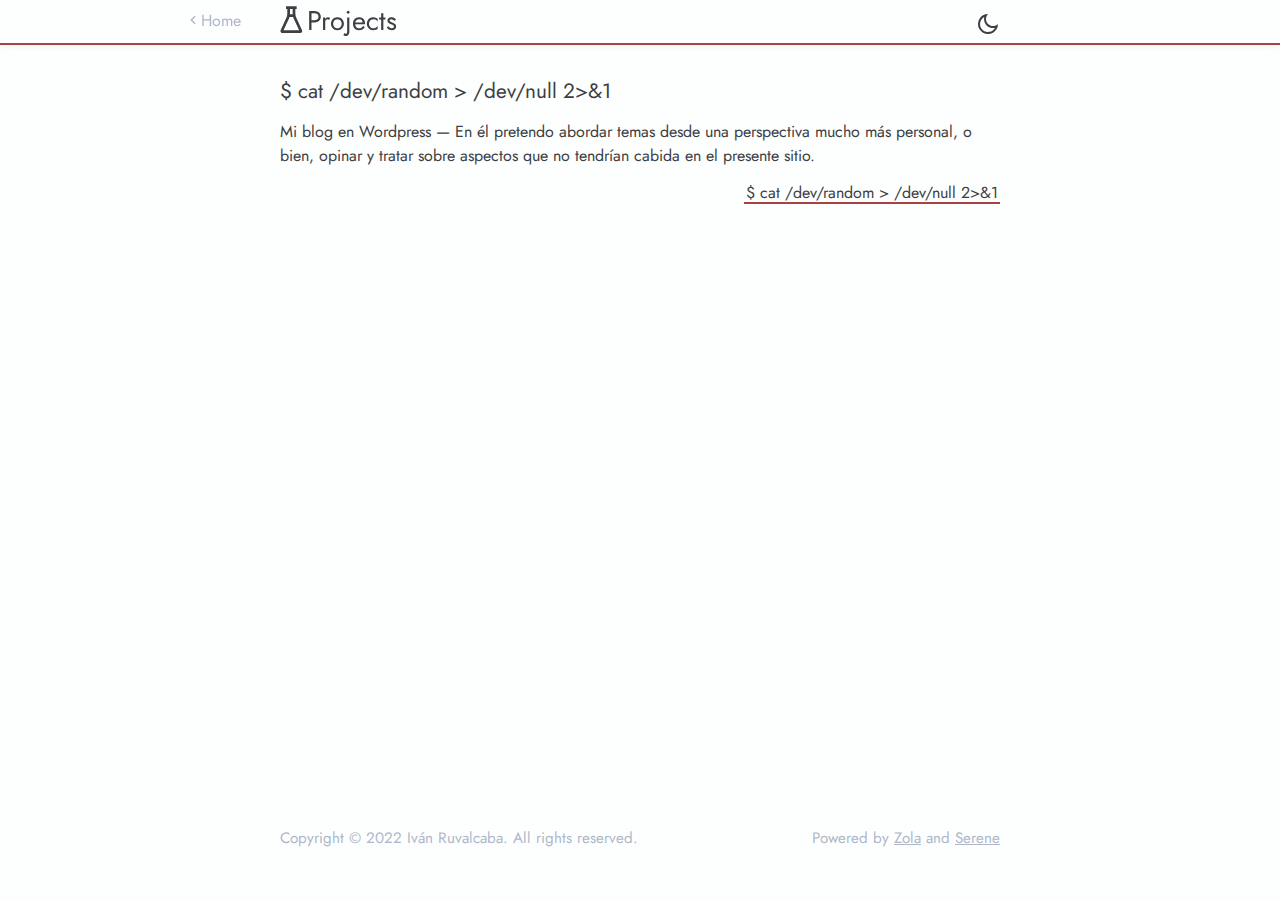
<file: projects/index.html>
<!doctype html><html lang=es><head><meta charset=UTF-8><meta content="width=device-width,initial-scale=1,shrink-to-fit=no" name=viewport><meta content="light dark" name=color-scheme><title>Proyectos de Iván Ruvalcaba</title><meta content="Página acerca de mis proyectos personales." name=description><meta content=e779e341500bc97b name=yandex-verification><meta content=923F21AF4644A4341700A61DB79C740E name=msvalidate.01><meta content=Kxf_gbaKYmpH0_Y8BguDQPMPSyfDH8daR0RQvQ_t230 name=google-site-verification><link href=/img/favicon-32x32.png rel=icon sizes=32x32 type=image/png><link href=/img/favicon-16x16.png rel=icon sizes=16x16 type=image/png><link href=/img/apple-touch-icon.png rel=apple-touch-icon sizes=120x120><link href=/humans.txt rel=author type=text/plain><link href=/css/var.css rel=stylesheet><link href=/css/base.css rel=stylesheet><link href=/css/style.css rel=stylesheet><link href=/css/jetbrains-mono.css rel=stylesheet><link href=/css/jost.css rel=stylesheet><link href=/css/remixicon.css rel=stylesheet><link href=/css/header.css rel=stylesheet><link href=/css/footer.css rel=stylesheet><link href=/css/projects.css rel=stylesheet><body><script>if(localStorage.getItem('theme')=='dark'){document.body.classList.add('dark-mode');}</script><header class=blur><div class=top><a class="header projects" href=/projects><i class="ri-flask-line ri-2x"></i><span>Projects</span></a><a class=back href=/><i class="ri-arrow-left-s-line ri-1x"></i><span>Home</span></a><div class=icon><a aria-label=home href=/ id=go-home><i class="ri-user-6-line ri-xl"></i></a><button aria-label="dark light mode switch" id=color-toggle><i class="ri-moon-line ri-xl"></i></button></div></div><div id=progress-bar></div></header><main><div class=proj><p class=name>$ cat /dev/random > /dev/null 2>&1<div class=desc><p>Mi blog en Wordpress — En él pretendo abordar temas desde una perspectiva mucho más personal, o bien, opinar y tratar sobre aspectos que no tendrían cabida en el presente sitio.</div><div class=links><a rel="noreferrer noopener" href=https://devrandomdevnull.wordpress.com/ target=_blank>$ cat /dev/random > /dev/null 2>&1</a></div></div></main><footer><div class=copyright>Copyright © 2022 Iván Ruvalcaba. All rights reserved.</div><div class=credits><span>Powered by <a rel="noreferrer noopener" href=https://www.getzola.org/ target=_blank>Zola</a> and <a rel="noreferrer noopener" href=https://github.com/isunjn/serene target=_blank>Serene</a></span></div></footer><script src=/js/dark.js></script>
</file>
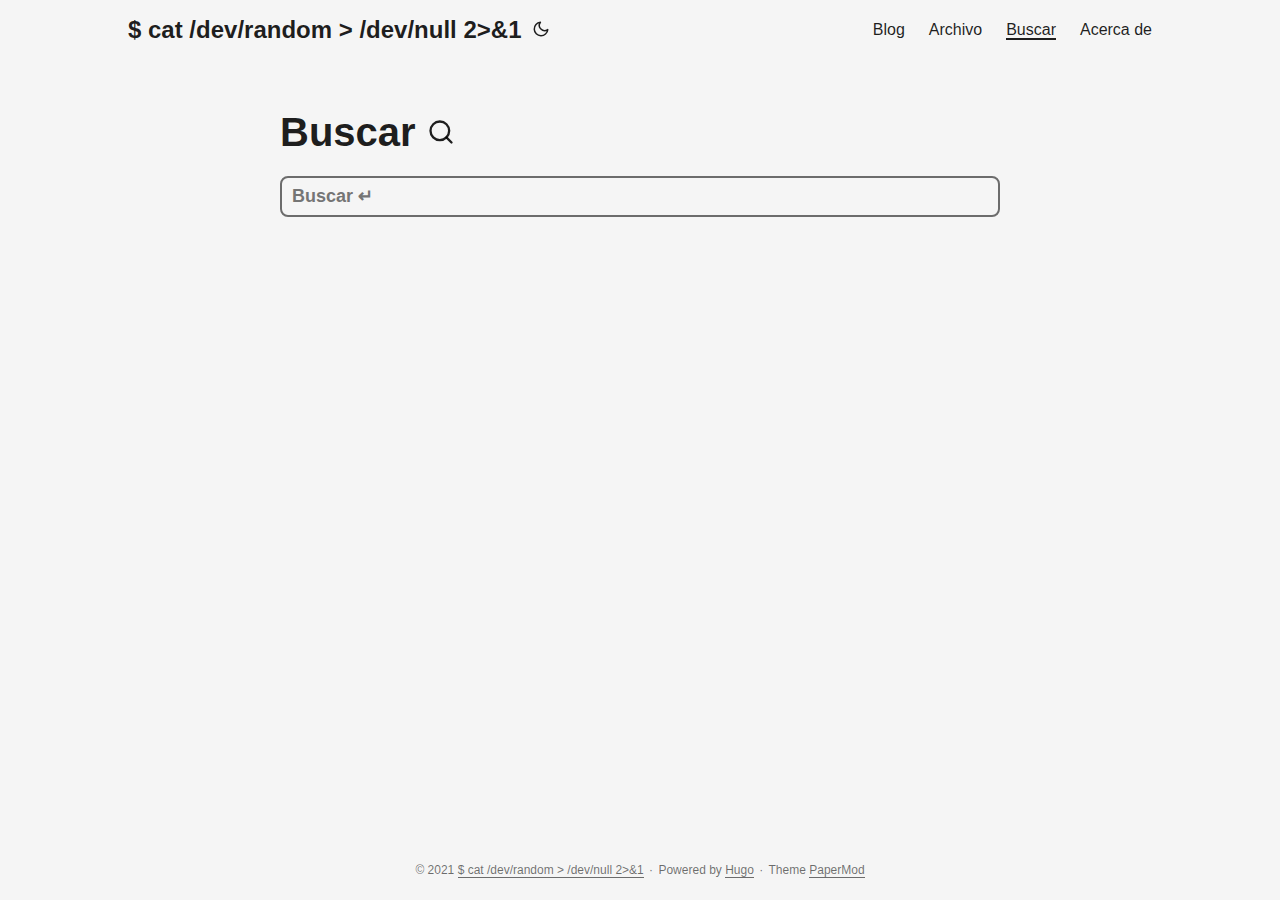
<file: search/index.html>
<!DOCTYPE html>
<html lang="es" dir="auto">

<head><meta charset="utf-8">
<meta http-equiv="X-UA-Compatible" content="IE=edge">
<meta name="viewport" content="width=device-width, initial-scale=1, shrink-to-fit=no">
<meta name="robots" content="index, follow">
<title>Buscar | $ cat /dev/random &gt; /dev/null 2&gt;&amp;1</title>

<meta name="keywords" content="" />
<meta name="description" content="Buscar - $ cat /dev/random &gt; /dev/null 2&gt;&amp;1">
<meta name="author" content="Iván Ruvalcaba">
<link rel="canonical" href="http://ivanruvalcaba.cf/search/" />
<meta name="google-site-verification" content="Kxf_gbaKYmpH0_Y8BguDQPMPSyfDH8daR0RQvQ_t230" />
<meta name="yandex-verification" content="e779e341500bc97b" />
<meta name="msvalidate.01" content="923F21AF4644A4341700A61DB79C740E" />
<link href="/assets/css/stylesheet.min.3b4ed2e80185ab356f837eda72c1debdea24ca2d707d78b82f2534624843aaa0.css" integrity="sha256-O07S6AGFqzVvg37acsHeveokyi1wfXi4LyU0YkhDqqA=" rel="preload stylesheet"
    as="style">
<link rel="preload" as="fetch" href="../index.json" crossOrigin="anonymous">
<script defer src="/assets/js/search.min.1f3062556d9d9d82d4138cd9d83dcd8eecaf489d123dc31784c6d3c201bb0626.js" onload="loadSearch();" integrity="sha256-HzBiVW2dnYLUE4zZ2D3NjuyvSJ0SPcMXhMbTwgG7BiY="></script>
<link rel="icon" href="http://ivanruvalcaba.cf/favicon.ico">
<link rel="icon" type="image/png" sizes="16x16" href="http://ivanruvalcaba.cf/favicon-16x16.png">
<link rel="icon" type="image/png" sizes="32x32" href="http://ivanruvalcaba.cf/favicon-32x32.png">
<link rel="apple-touch-icon" href="http://ivanruvalcaba.cf/apple-touch-icon.png">
<link rel="mask-icon" href="http://ivanruvalcaba.cf/safari-pinned-tab.svg">
<meta name="theme-color" content="#2e2e33">
<meta name="msapplication-TileColor" content="#2e2e33">
<meta name="generator" content="Hugo 0.80.0" />


<meta property="og:title" content="Buscar" />
<meta property="og:description" content="" />
<meta property="og:type" content="article" />
<meta property="og:url" content="http://ivanruvalcaba.cf/search/" />
<meta property="article:modified_time" content="2021-02-09T13:03:56-06:00" />
<meta name="twitter:card" content="summary"/>
<meta name="twitter:title" content="Buscar"/>
<meta name="twitter:description" content=""/>

<script type="application/ld+json">
{
  "@context": "https://schema.org",
  "@type": "BlogPosting",
  "headline": "Buscar",
  "name": "Buscar",
  "description": "",
  "keywords": [
    
  ],
  "articleBody": "",
  "wordCount" : "0",
  "inLanguage": "es",
  "datePublished": "0001-01-01T00:00:00Z",
  "dateModified": "2021-02-09T13:03:56-06:00",
  "author":{
    "@type": "Person",
    "name": "Iván Ruvalcaba"
  },
  "mainEntityOfPage": {
    "@type": "WebPage",
    "@id": "http://ivanruvalcaba.cf/search/"
  },
  "publisher": {
    "@type": "Organization",
    "name": "$ cat /dev/random \u003e /dev/null 2\u003e\u00261",
    "logo": {
      "@type": "ImageObject",
      "url": "http://ivanruvalcaba.cf/favicon.ico"
    }
  }
}
</script>



</head>

<body class="list" id="top">
<script>
    if (localStorage.getItem("pref-theme") === "dark") {
        document.body.classList.add('dark');
    } else if (localStorage.getItem("pref-theme") === "light") {
        document.body.classList.remove('dark')
    } else if (window.matchMedia('(prefers-color-scheme: dark)').matches) {
        document.body.classList.add('dark');
    }

</script>
<noscript>
    <style type="text/css">
        .theme-toggle,
        .top-link {
            display: none;
        }

    </style>
</noscript>
<header class="header">
    <nav class="nav">
        <div class="logo">
            <a href="http://ivanruvalcaba.cf/" accesskey="h" title="$ cat /dev/random &gt; /dev/null 2&gt;&amp;1 (Alt + H)">$ cat /dev/random &gt; /dev/null 2&gt;&amp;1</a>
            <span class="logo-switches">
                <a id="theme-toggle" accesskey="t" title="(Alt + T)">
                    <svg id="moon" xmlns="http://www.w3.org/2000/svg" width="24" height="24" viewBox="0 0 24 24"
                        fill="none" stroke="currentColor" stroke-width="2" stroke-linecap="round"
                        stroke-linejoin="round">
                        <path d="M21 12.79A9 9 0 1 1 11.21 3 7 7 0 0 0 21 12.79z"></path>
                    </svg>
                    <svg id="sun" xmlns="http://www.w3.org/2000/svg" width="24" height="24" viewBox="0 0 24 24"
                        fill="none" stroke="currentColor" stroke-width="2" stroke-linecap="round"
                        stroke-linejoin="round">
                        <circle cx="12" cy="12" r="5"></circle>
                        <line x1="12" y1="1" x2="12" y2="3"></line>
                        <line x1="12" y1="21" x2="12" y2="23"></line>
                        <line x1="4.22" y1="4.22" x2="5.64" y2="5.64"></line>
                        <line x1="18.36" y1="18.36" x2="19.78" y2="19.78"></line>
                        <line x1="1" y1="12" x2="3" y2="12"></line>
                        <line x1="21" y1="12" x2="23" y2="12"></line>
                        <line x1="4.22" y1="19.78" x2="5.64" y2="18.36"></line>
                        <line x1="18.36" y1="5.64" x2="19.78" y2="4.22"></line>
                    </svg>
                </a>
                
                
            </span>
        </div>
        <ul id="menu" onscroll="menu_on_scroll()">
            <li>
                <a href="http://ivanruvalcaba.cf/post" title="Blog">
                    <span>Blog</span>
                </a>
            </li>
            <li>
                <a href="http://ivanruvalcaba.cf/archives" title="Archivo">
                    <span>Archivo</span>
                </a>
            </li>
            <li>
                <a href="http://ivanruvalcaba.cf/search" title="Buscar">
                    <span class="active">Buscar</span>
                </a>
            </li>
            <li>
                <a href="http://ivanruvalcaba.cf/acerca-de" title="Acerca de">
                    <span>Acerca de</span>
                </a>
            </li></ul>
    </nav>
</header>

    <main class="main">

<header class="page-header">
    <h1>Buscar
        <svg xmlns="http://www.w3.org/2000/svg" width="28" height="28" viewBox="0 0 24 24" fill="none"
            stroke="currentColor" stroke-width="2" stroke-linecap="round" stroke-linejoin="round">
            <circle cx="11" cy="11" r="8"></circle>
            <line x1="21" y1="21" x2="16.65" y2="16.65"></line>
        </svg>
    </h1>
    <div class="post-meta">
</div>
</header>

<div id="searchbox">
    <input id="searchInput" autofocus placeholder="Buscar ↵" aria-label="search" type="search">
    <ul id="searchResults" aria-label="search results"></ul>
</div>
    </main><footer class="footer">
    <span>&copy; 2021 <a href="http://ivanruvalcaba.cf/">$ cat /dev/random &gt; /dev/null 2&gt;&amp;1</a></span>
    <span>&middot;</span>
    <span>Powered by <a href="https://gohugo.io/" rel="noopener noreferrer" target="_blank">Hugo</a></span>
    <span>&middot;</span>
    <span>Theme <a href="https://git.io/hugopapermod" rel="noopener" target="_blank">PaperMod</a></span>
</footer>
<a href="#top" aria-label="go to top" title="Go to Top (Alt + G)">
    <button class="top-link" id="top-link" type="button" accesskey="g">
        <svg xmlns="http://www.w3.org/2000/svg" viewBox="0 0 12 6" fill="currentColor">
            <path d="M12 6H0l6-6z" />
        </svg>
    </button>
</a>



<script>
    window.onload = function () {
        if (localStorage.getItem("menu-scroll-position")) {
            document.getElementById('menu').scrollLeft = localStorage.getItem("menu-scroll-position");
        }
    }
    document.querySelectorAll('a[href^="#"]').forEach(anchor => {
        anchor.addEventListener("click", function (e) {
            e.preventDefault();
            var id = this.getAttribute("href").substr(1);
            if (!window.matchMedia('(prefers-reduced-motion: reduce)').matches) {
                document.querySelector(`[id='${decodeURIComponent(id)}']`).scrollIntoView({
                    behavior: "smooth"
                });
            } else {
                document.querySelector(`[id='${decodeURIComponent(id)}']`).scrollIntoView();
            }
            if (id === "top") {
                history.replaceState(null, null, " ");
            } else {
                history.pushState(null, null, `#${id}`);
            }
        });
    });
    var mybutton = document.getElementById("top-link");
    window.onscroll = function () {
        if (document.body.scrollTop > 800 || document.documentElement.scrollTop > 800) {
            mybutton.style.visibility = "visible";
            mybutton.style.opacity = "1";
        } else {
            mybutton.style.visibility = "hidden";
            mybutton.style.opacity = "0";
        }
    };

    function menu_on_scroll() {
        localStorage.setItem("menu-scroll-position", document.getElementById('menu').scrollLeft);
    }

</script>
<script>
    document.getElementById("theme-toggle").addEventListener("click", () => {
        if (document.body.className.includes("dark")) {
            document.body.classList.remove('dark');
            localStorage.setItem("pref-theme", 'light');
        } else {
            document.body.classList.add('dark');
            localStorage.setItem("pref-theme", 'dark');
        }
    })

</script>

</body>

</html>
</file>
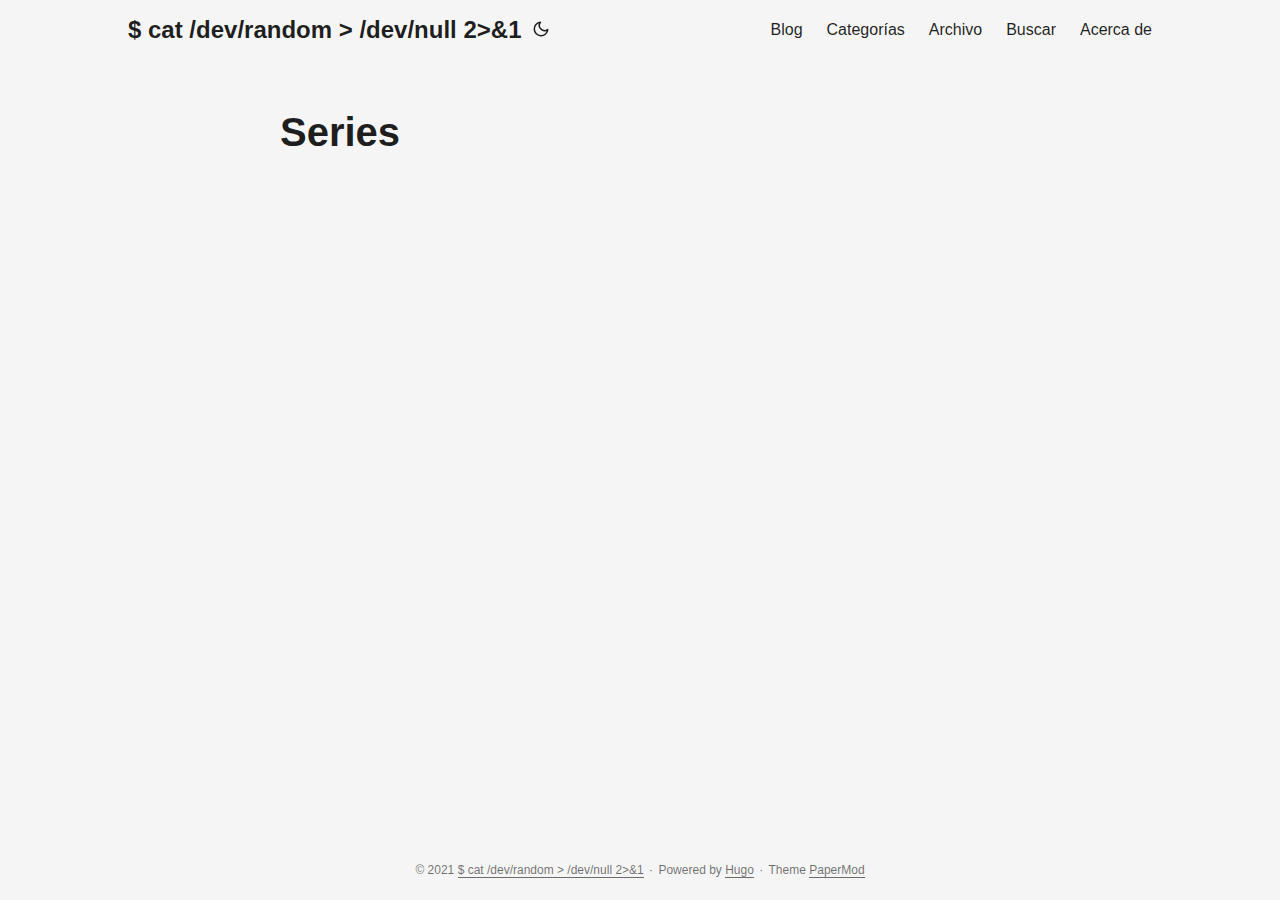
<file: series/index.html>
<!DOCTYPE html>
<html lang="es" dir="auto">

<head><meta charset="utf-8">
<meta http-equiv="X-UA-Compatible" content="IE=edge">
<meta name="viewport" content="width=device-width, initial-scale=1, shrink-to-fit=no">
<meta name="robots" content="index, follow">
<title>Series | $ cat /dev/random &gt; /dev/null 2&gt;&amp;1</title>

<meta name="keywords" content="" />
<meta name="description" content="Blog sobre software y cultura libre — Bitácora de Iván Ruvalcaba">
<meta name="author" content="Iván Ruvalcaba">
<link rel="canonical" href="http://ivanruvalcaba.cf/series/" />
<meta name="google-site-verification" content="Kxf_gbaKYmpH0_Y8BguDQPMPSyfDH8daR0RQvQ_t230" />
<meta name="yandex-verification" content="e779e341500bc97b" />
<meta name="msvalidate.01" content="923F21AF4644A4341700A61DB79C740E" />
<link href="/assets/css/stylesheet.min.3b4ed2e80185ab356f837eda72c1debdea24ca2d707d78b82f2534624843aaa0.css" integrity="sha256-O07S6AGFqzVvg37acsHeveokyi1wfXi4LyU0YkhDqqA=" rel="preload stylesheet"
    as="style">

<link rel="icon" href="http://ivanruvalcaba.cf/favicon.ico">
<link rel="icon" type="image/png" sizes="16x16" href="http://ivanruvalcaba.cf/favicon-16x16.png">
<link rel="icon" type="image/png" sizes="32x32" href="http://ivanruvalcaba.cf/favicon-32x32.png">
<link rel="apple-touch-icon" href="http://ivanruvalcaba.cf/apple-touch-icon.png">
<link rel="mask-icon" href="http://ivanruvalcaba.cf/safari-pinned-tab.svg">
<meta name="theme-color" content="#2e2e33">
<meta name="msapplication-TileColor" content="#2e2e33">
<meta name="generator" content="Hugo 0.80.0" />
<link rel="alternate" type="application/rss&#43;xml" href="http://ivanruvalcaba.cf/series/index.xml">


<meta property="og:title" content="Series" />
<meta property="og:description" content="Blog sobre software y cultura libre — Bitácora de Iván Ruvalcaba" />
<meta property="og:type" content="website" />
<meta property="og:url" content="http://ivanruvalcaba.cf/series/" />

<meta name="twitter:card" content="summary"/>
<meta name="twitter:title" content="Series"/>
<meta name="twitter:description" content="Blog sobre software y cultura libre — Bitácora de Iván Ruvalcaba"/>



</head>

<body class="list" id="top">
<script>
    if (localStorage.getItem("pref-theme") === "dark") {
        document.body.classList.add('dark');
    } else if (localStorage.getItem("pref-theme") === "light") {
        document.body.classList.remove('dark')
    } else if (window.matchMedia('(prefers-color-scheme: dark)').matches) {
        document.body.classList.add('dark');
    }

</script>
<noscript>
    <style type="text/css">
        .theme-toggle,
        .top-link {
            display: none;
        }

    </style>
</noscript>
<header class="header">
    <nav class="nav">
        <div class="logo">
            <a href="http://ivanruvalcaba.cf/" accesskey="h" title="$ cat /dev/random &gt; /dev/null 2&gt;&amp;1 (Alt + H)">$ cat /dev/random &gt; /dev/null 2&gt;&amp;1</a>
            <span class="logo-switches">
                <a id="theme-toggle" accesskey="t" title="(Alt + T)">
                    <svg id="moon" xmlns="http://www.w3.org/2000/svg" width="24" height="24" viewBox="0 0 24 24"
                        fill="none" stroke="currentColor" stroke-width="2" stroke-linecap="round"
                        stroke-linejoin="round">
                        <path d="M21 12.79A9 9 0 1 1 11.21 3 7 7 0 0 0 21 12.79z"></path>
                    </svg>
                    <svg id="sun" xmlns="http://www.w3.org/2000/svg" width="24" height="24" viewBox="0 0 24 24"
                        fill="none" stroke="currentColor" stroke-width="2" stroke-linecap="round"
                        stroke-linejoin="round">
                        <circle cx="12" cy="12" r="5"></circle>
                        <line x1="12" y1="1" x2="12" y2="3"></line>
                        <line x1="12" y1="21" x2="12" y2="23"></line>
                        <line x1="4.22" y1="4.22" x2="5.64" y2="5.64"></line>
                        <line x1="18.36" y1="18.36" x2="19.78" y2="19.78"></line>
                        <line x1="1" y1="12" x2="3" y2="12"></line>
                        <line x1="21" y1="12" x2="23" y2="12"></line>
                        <line x1="4.22" y1="19.78" x2="5.64" y2="18.36"></line>
                        <line x1="18.36" y1="5.64" x2="19.78" y2="4.22"></line>
                    </svg>
                </a>
                
                
            </span>
        </div>
        <ul id="menu" onscroll="menu_on_scroll()">
            <li>
                <a href="http://ivanruvalcaba.cf/post" title="Blog">
                    <span>Blog</span>
                </a>
            </li>
            <li>
                <a href="http://ivanruvalcaba.cf/categories" title="Categorías">
                    <span>Categorías</span>
                </a>
            </li>
            <li>
                <a href="http://ivanruvalcaba.cf/archives" title="Archivo">
                    <span>Archivo</span>
                </a>
            </li>
            <li>
                <a href="http://ivanruvalcaba.cf/search" title="Buscar">
                    <span>Buscar</span>
                </a>
            </li>
            <li>
                <a href="http://ivanruvalcaba.cf/acerca-de" title="Acerca de">
                    <span>Acerca de</span>
                </a>
            </li></ul>
    </nav>
</header>

    <main class="main">
<header class="page-header">
    <h1>Series</h1>
</header>

<ul class="terms-tags">
</ul>


    </main><footer class="footer">
    <span>&copy; 2021 <a href="http://ivanruvalcaba.cf/">$ cat /dev/random &gt; /dev/null 2&gt;&amp;1</a></span>
    <span>&middot;</span>
    <span>Powered by <a href="https://gohugo.io/" rel="noopener noreferrer" target="_blank">Hugo</a></span>
    <span>&middot;</span>
    <span>Theme <a href="https://git.io/hugopapermod" rel="noopener" target="_blank">PaperMod</a></span>
</footer>
<a href="#top" aria-label="go to top" title="Go to Top (Alt + G)">
    <button class="top-link" id="top-link" type="button" accesskey="g">
        <svg xmlns="http://www.w3.org/2000/svg" viewBox="0 0 12 6" fill="currentColor">
            <path d="M12 6H0l6-6z" />
        </svg>
    </button>
</a>



<script>
    window.onload = function () {
        if (localStorage.getItem("menu-scroll-position")) {
            document.getElementById('menu').scrollLeft = localStorage.getItem("menu-scroll-position");
        }
    }
    document.querySelectorAll('a[href^="#"]').forEach(anchor => {
        anchor.addEventListener("click", function (e) {
            e.preventDefault();
            var id = this.getAttribute("href").substr(1);
            if (!window.matchMedia('(prefers-reduced-motion: reduce)').matches) {
                document.querySelector(`[id='${decodeURIComponent(id)}']`).scrollIntoView({
                    behavior: "smooth"
                });
            } else {
                document.querySelector(`[id='${decodeURIComponent(id)}']`).scrollIntoView();
            }
            if (id === "top") {
                history.replaceState(null, null, " ");
            } else {
                history.pushState(null, null, `#${id}`);
            }
        });
    });
    var mybutton = document.getElementById("top-link");
    window.onscroll = function () {
        if (document.body.scrollTop > 800 || document.documentElement.scrollTop > 800) {
            mybutton.style.visibility = "visible";
            mybutton.style.opacity = "1";
        } else {
            mybutton.style.visibility = "hidden";
            mybutton.style.opacity = "0";
        }
    };

    function menu_on_scroll() {
        localStorage.setItem("menu-scroll-position", document.getElementById('menu').scrollLeft);
    }

</script>
<script>
    document.getElementById("theme-toggle").addEventListener("click", () => {
        if (document.body.className.includes("dark")) {
            document.body.classList.remove('dark');
            localStorage.setItem("pref-theme", 'light');
        } else {
            document.body.classList.add('dark');
            localStorage.setItem("pref-theme", 'dark');
        }
    })

</script>

</body>

</html>
</file>
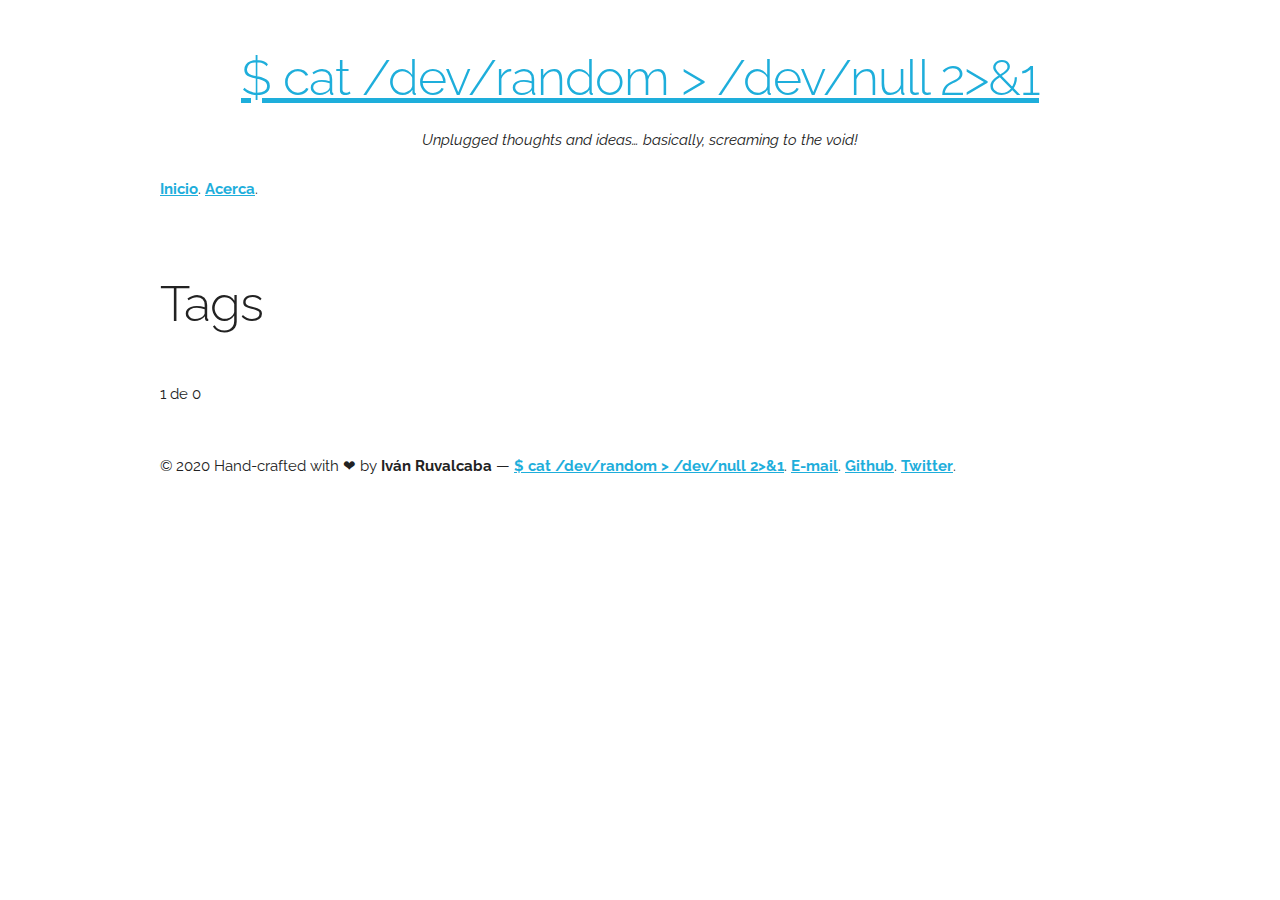
<file: tags/index.html>
<!DOCTYPE html>
<html class="no-js" lang="es-MX">
<head>
	<meta charset="utf-8">
	<title>Tags</title>
	<meta name="description" content="Blog sobre software y cultura libre — Bitácora de Iván Ruvalcaba">
	<meta name="author" content="Iván Ruvalcaba">
	<meta name="viewport" content="width=device-width, initial-scale=1">
  <link rel="author" href="/humans.txt">
  <link rel="manifest" href="site.webmanifest">
  <link rel="apple-touch-icon" href="icon.png">
  
	<link rel="stylesheet" href="https://fonts.googleapis.com/css2?family=Raleway:ital,wght@0,300;0,400;0,600;1,300;1,400;1,600&display=swap">
	<link rel="stylesheet" href="/css/main.min.css">
  
  <meta property="og:title" content="Tags" />
<meta property="og:description" content="Blog sobre software y cultura libre — Bitácora de Iván Ruvalcaba" />
<meta property="og:type" content="website" />
<meta property="og:url" content="http://ivanruvalcaba.cf/tags/" />


  
  <meta name="twitter:card" content="summary"/>
<meta name="twitter:title" content="Tags"/>
<meta name="twitter:description" content="Blog sobre software y cultura libre — Bitácora de Iván Ruvalcaba"/>

  
  <meta itemprop="name" content="Tags">
<meta itemprop="description" content="Blog sobre software y cultura libre — Bitácora de Iván Ruvalcaba">

	<link rel="alternate" type="application/rss+xml" href="/tags/index.xml" title="$ cat /dev/random > /dev/null 2>&1">
</head>
<body>
  <div class="container">
	<header class="row" style="margin-top: 5%;">
  <div class="header">
    <h1><a href="http://ivanruvalcaba.cf/">$ cat /dev/random &gt; /dev/null 2&gt;&amp;1</a></h1>
    <span>Unplugged thoughts and ideas… basically, screaming to the void!</span>
  </div>
  <p>
  <nav>
    <a href="/"><b>Inicio</b></a>.
    
    
    <a href="/acerca-de/"><b>Acerca</b></a>.
    
  </nav>
  </p>
  
</header>

	
	<main class="row" style="margin-top: 5%;">
		
		
		<div>
		    <h1>Tags</h1>
		    
		</div>
		
		
		<ul>
		    
		</ul>
		<div style="margin-top: 5%;">

1 de 0

</div>

	</main>

	<footer class="row" style="margin-top: 5%;">
	<p>&copy; 2020 Hand-crafted with ❤ by <b>Iván Ruvalcaba</b> — <a href="http://ivanruvalcaba.cf/"><b>$ cat /dev/random &gt; /dev/null 2&gt;&amp;1</b></a>.
	<a href="mailto:ivanruvalcaba@disroot.org"><b>E-mail</b></a>.
	<a href="https://github.com/ivanruvalcaba"><b>Github</b></a>.
	<a href="https://twitter.com/ivnruvalcaba"><b>Twitter</b></a>.
	</p>
</footer>

  </div>
</body>
</html>
</file>
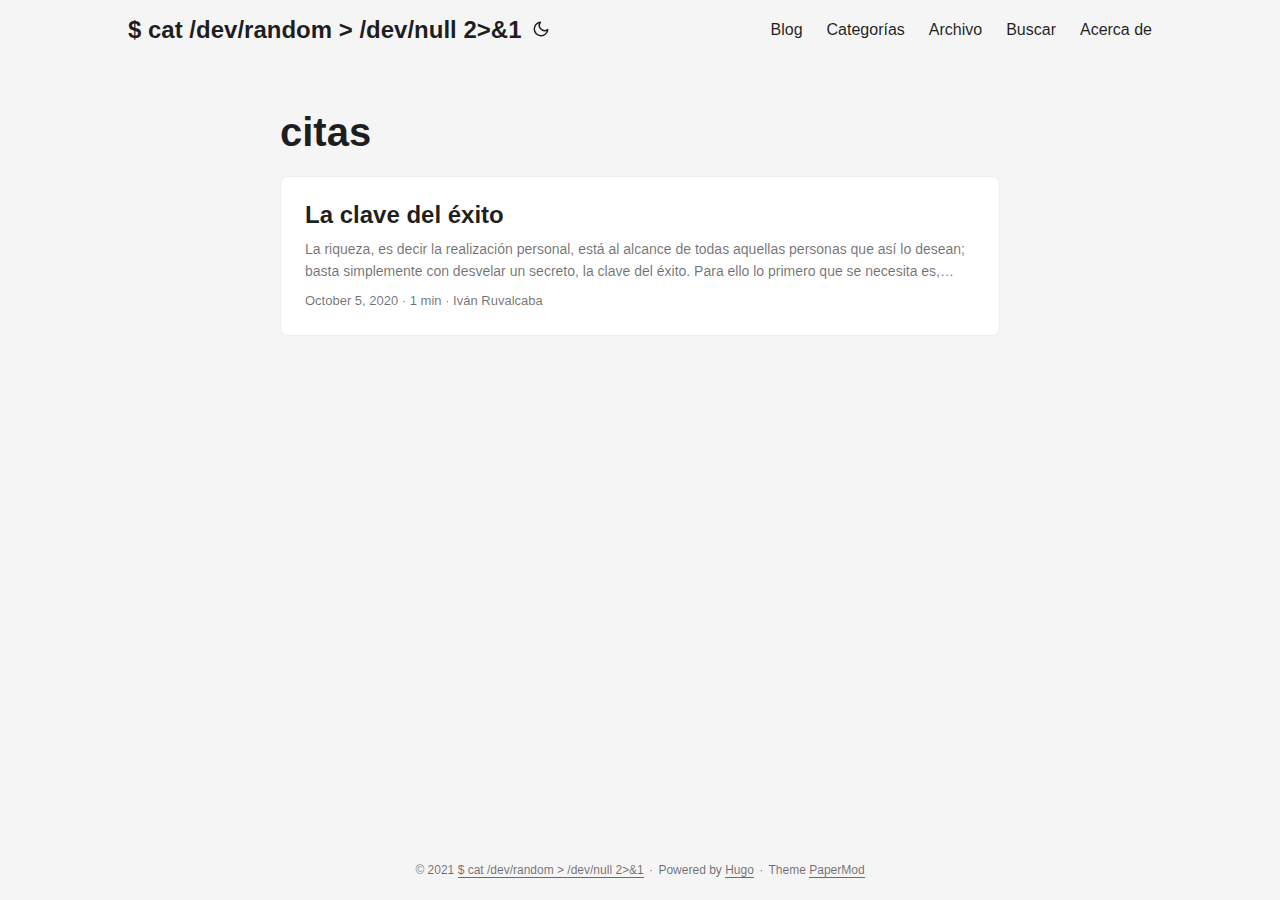
<file: categories/citas/index.html>
<!DOCTYPE html>
<html lang="es" dir="auto">

<head><meta charset="utf-8">
<meta http-equiv="X-UA-Compatible" content="IE=edge">
<meta name="viewport" content="width=device-width, initial-scale=1, shrink-to-fit=no">
<meta name="robots" content="index, follow">
<title>citas | $ cat /dev/random &gt; /dev/null 2&gt;&amp;1</title>

<meta name="keywords" content="" />
<meta name="description" content="Blog sobre software y cultura libre — Bitácora de Iván Ruvalcaba">
<meta name="author" content="Iván Ruvalcaba">
<link rel="canonical" href="http://ivanruvalcaba.cf/categories/citas/" />
<meta name="google-site-verification" content="Kxf_gbaKYmpH0_Y8BguDQPMPSyfDH8daR0RQvQ_t230" />
<meta name="yandex-verification" content="e779e341500bc97b" />
<meta name="msvalidate.01" content="923F21AF4644A4341700A61DB79C740E" />
<link href="/assets/css/stylesheet.min.3b4ed2e80185ab356f837eda72c1debdea24ca2d707d78b82f2534624843aaa0.css" integrity="sha256-O07S6AGFqzVvg37acsHeveokyi1wfXi4LyU0YkhDqqA=" rel="preload stylesheet"
    as="style">

<link rel="icon" href="http://ivanruvalcaba.cf/favicon.ico">
<link rel="icon" type="image/png" sizes="16x16" href="http://ivanruvalcaba.cf/favicon-16x16.png">
<link rel="icon" type="image/png" sizes="32x32" href="http://ivanruvalcaba.cf/favicon-32x32.png">
<link rel="apple-touch-icon" href="http://ivanruvalcaba.cf/apple-touch-icon.png">
<link rel="mask-icon" href="http://ivanruvalcaba.cf/safari-pinned-tab.svg">
<meta name="theme-color" content="#2e2e33">
<meta name="msapplication-TileColor" content="#2e2e33">
<meta name="generator" content="Hugo 0.80.0" />
<link rel="alternate" type="application/rss&#43;xml" href="http://ivanruvalcaba.cf/categories/citas/index.xml">


<meta property="og:title" content="citas" />
<meta property="og:description" content="Blog sobre software y cultura libre — Bitácora de Iván Ruvalcaba" />
<meta property="og:type" content="website" />
<meta property="og:url" content="http://ivanruvalcaba.cf/categories/citas/" />
<meta property="og:updated_time" content="2021-02-10T18:01:17-06:00" />
<meta name="twitter:card" content="summary"/>
<meta name="twitter:title" content="citas"/>
<meta name="twitter:description" content="Blog sobre software y cultura libre — Bitácora de Iván Ruvalcaba"/>



</head>

<body class="list" id="top">
<script>
    if (localStorage.getItem("pref-theme") === "dark") {
        document.body.classList.add('dark');
    } else if (localStorage.getItem("pref-theme") === "light") {
        document.body.classList.remove('dark')
    } else if (window.matchMedia('(prefers-color-scheme: dark)').matches) {
        document.body.classList.add('dark');
    }

</script>
<noscript>
    <style type="text/css">
        .theme-toggle,
        .top-link {
            display: none;
        }

    </style>
</noscript>
<header class="header">
    <nav class="nav">
        <div class="logo">
            <a href="http://ivanruvalcaba.cf/" accesskey="h" title="$ cat /dev/random &gt; /dev/null 2&gt;&amp;1 (Alt + H)">$ cat /dev/random &gt; /dev/null 2&gt;&amp;1</a>
            <span class="logo-switches">
                <a id="theme-toggle" accesskey="t" title="(Alt + T)">
                    <svg id="moon" xmlns="http://www.w3.org/2000/svg" width="24" height="24" viewBox="0 0 24 24"
                        fill="none" stroke="currentColor" stroke-width="2" stroke-linecap="round"
                        stroke-linejoin="round">
                        <path d="M21 12.79A9 9 0 1 1 11.21 3 7 7 0 0 0 21 12.79z"></path>
                    </svg>
                    <svg id="sun" xmlns="http://www.w3.org/2000/svg" width="24" height="24" viewBox="0 0 24 24"
                        fill="none" stroke="currentColor" stroke-width="2" stroke-linecap="round"
                        stroke-linejoin="round">
                        <circle cx="12" cy="12" r="5"></circle>
                        <line x1="12" y1="1" x2="12" y2="3"></line>
                        <line x1="12" y1="21" x2="12" y2="23"></line>
                        <line x1="4.22" y1="4.22" x2="5.64" y2="5.64"></line>
                        <line x1="18.36" y1="18.36" x2="19.78" y2="19.78"></line>
                        <line x1="1" y1="12" x2="3" y2="12"></line>
                        <line x1="21" y1="12" x2="23" y2="12"></line>
                        <line x1="4.22" y1="19.78" x2="5.64" y2="18.36"></line>
                        <line x1="18.36" y1="5.64" x2="19.78" y2="4.22"></line>
                    </svg>
                </a>
                
                
            </span>
        </div>
        <ul id="menu" onscroll="menu_on_scroll()">
            <li>
                <a href="http://ivanruvalcaba.cf/post" title="Blog">
                    <span>Blog</span>
                </a>
            </li>
            <li>
                <a href="http://ivanruvalcaba.cf/categories" title="Categorías">
                    <span>Categorías</span>
                </a>
            </li>
            <li>
                <a href="http://ivanruvalcaba.cf/archives" title="Archivo">
                    <span>Archivo</span>
                </a>
            </li>
            <li>
                <a href="http://ivanruvalcaba.cf/search" title="Buscar">
                    <span>Buscar</span>
                </a>
            </li>
            <li>
                <a href="http://ivanruvalcaba.cf/acerca-de" title="Acerca de">
                    <span>Acerca de</span>
                </a>
            </li></ul>
    </nav>
</header>

    <main class="main"> 
<header class="page-header">

  <h1>citas</h1>
</header>



<article class="post-entry tag-entry"> 

  <header class="entry-header">
    <h2>
      La clave del éxito
    </h2>
  </header>
  <section class="entry-content">
    <p>La riqueza, es decir la realización personal, está al alcance de todas aquellas personas que así lo desean; basta simplemente con desvelar un secreto, la clave del éxito. Para ello lo primero que se necesita es, sistematizarlo; después, hacerlo accesible a cualquier persona del entorno que nos rodea. Para lograr la realización personal es necesario conseguir la independencia financiera y la riqueza del espíritu.
Los pensamientos son elementos muy poderosos, que cuando se combinan con la exactitud del propósito, la perseverancia y el imperioso deseo de convertirlas en riqueza, ponen de manifiesto el camino hacia el éxito....</p>
  </section>
  <footer class="entry-footer">

October 5, 2020&nbsp;·&nbsp;1 min&nbsp;·&nbsp;Iván Ruvalcaba
</footer>
  <a class="entry-link" aria-label="post link to La clave del éxito" href="http://ivanruvalcaba.cf/post/la-clave-del-exito/"></a>
</article>

    </main><footer class="footer">
    <span>&copy; 2021 <a href="http://ivanruvalcaba.cf/">$ cat /dev/random &gt; /dev/null 2&gt;&amp;1</a></span>
    <span>&middot;</span>
    <span>Powered by <a href="https://gohugo.io/" rel="noopener noreferrer" target="_blank">Hugo</a></span>
    <span>&middot;</span>
    <span>Theme <a href="https://git.io/hugopapermod" rel="noopener" target="_blank">PaperMod</a></span>
</footer>
<a href="#top" aria-label="go to top" title="Go to Top (Alt + G)">
    <button class="top-link" id="top-link" type="button" accesskey="g">
        <svg xmlns="http://www.w3.org/2000/svg" viewBox="0 0 12 6" fill="currentColor">
            <path d="M12 6H0l6-6z" />
        </svg>
    </button>
</a>



<script>
    window.onload = function () {
        if (localStorage.getItem("menu-scroll-position")) {
            document.getElementById('menu').scrollLeft = localStorage.getItem("menu-scroll-position");
        }
    }
    document.querySelectorAll('a[href^="#"]').forEach(anchor => {
        anchor.addEventListener("click", function (e) {
            e.preventDefault();
            var id = this.getAttribute("href").substr(1);
            if (!window.matchMedia('(prefers-reduced-motion: reduce)').matches) {
                document.querySelector(`[id='${decodeURIComponent(id)}']`).scrollIntoView({
                    behavior: "smooth"
                });
            } else {
                document.querySelector(`[id='${decodeURIComponent(id)}']`).scrollIntoView();
            }
            if (id === "top") {
                history.replaceState(null, null, " ");
            } else {
                history.pushState(null, null, `#${id}`);
            }
        });
    });
    var mybutton = document.getElementById("top-link");
    window.onscroll = function () {
        if (document.body.scrollTop > 800 || document.documentElement.scrollTop > 800) {
            mybutton.style.visibility = "visible";
            mybutton.style.opacity = "1";
        } else {
            mybutton.style.visibility = "hidden";
            mybutton.style.opacity = "0";
        }
    };

    function menu_on_scroll() {
        localStorage.setItem("menu-scroll-position", document.getElementById('menu').scrollLeft);
    }

</script>
<script>
    document.getElementById("theme-toggle").addEventListener("click", () => {
        if (document.body.className.includes("dark")) {
            document.body.classList.remove('dark');
            localStorage.setItem("pref-theme", 'light');
        } else {
            document.body.classList.add('dark');
            localStorage.setItem("pref-theme", 'dark');
        }
    })

</script>

</body>

</html>
</file>
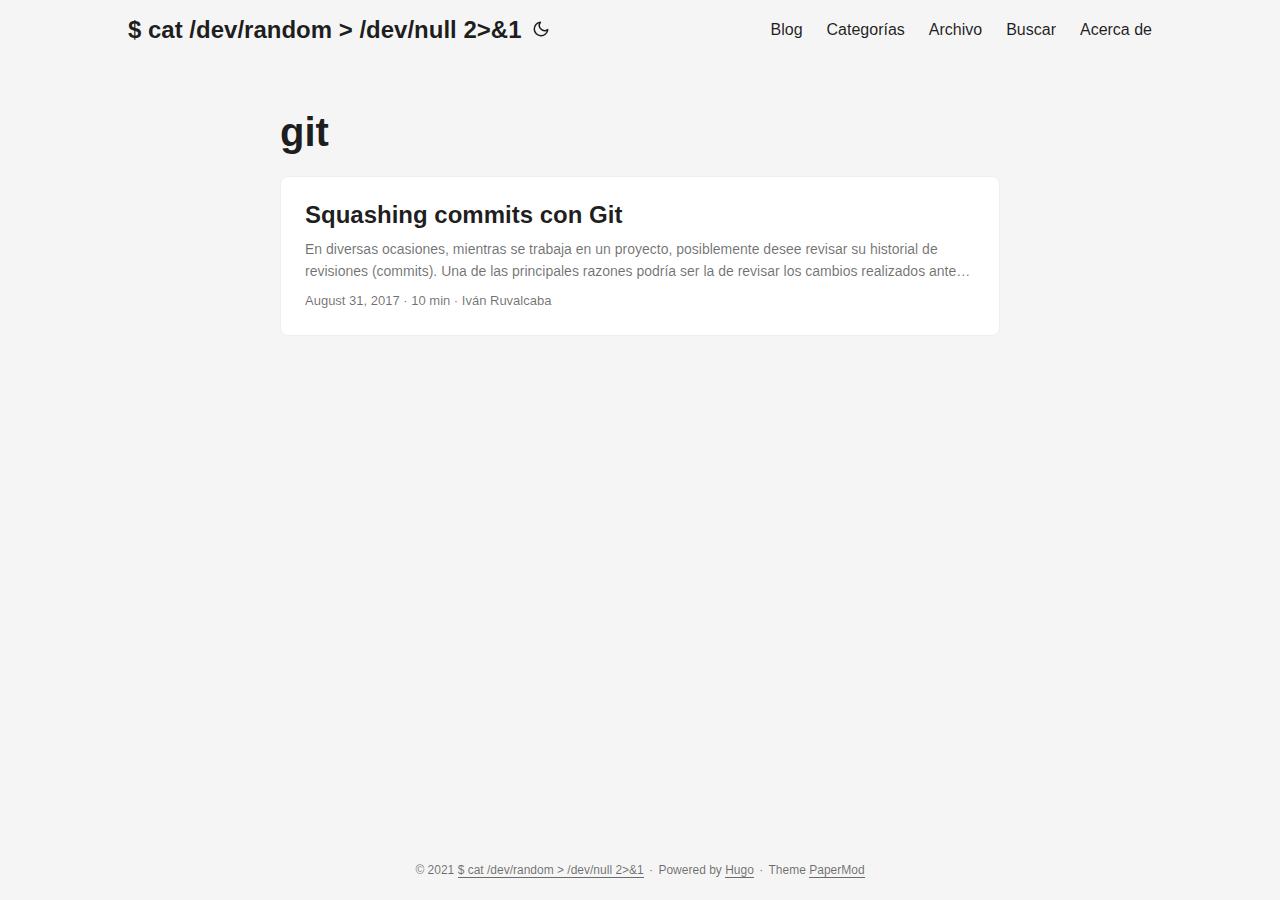
<file: categories/git/index.html>
<!DOCTYPE html>
<html lang="es" dir="auto">

<head><meta charset="utf-8">
<meta http-equiv="X-UA-Compatible" content="IE=edge">
<meta name="viewport" content="width=device-width, initial-scale=1, shrink-to-fit=no">
<meta name="robots" content="index, follow">
<title>git | $ cat /dev/random &gt; /dev/null 2&gt;&amp;1</title>

<meta name="keywords" content="" />
<meta name="description" content="Blog sobre software y cultura libre — Bitácora de Iván Ruvalcaba">
<meta name="author" content="Iván Ruvalcaba">
<link rel="canonical" href="https://ivanruvalcaba.cf/categories/git/" />
<meta name="google-site-verification" content="Kxf_gbaKYmpH0_Y8BguDQPMPSyfDH8daR0RQvQ_t230" />
<meta name="yandex-verification" content="e779e341500bc97b" />
<meta name="msvalidate.01" content="923F21AF4644A4341700A61DB79C740E" />
<link href="/assets/css/stylesheet.min.3b4ed2e80185ab356f837eda72c1debdea24ca2d707d78b82f2534624843aaa0.css" integrity="sha256-O07S6AGFqzVvg37acsHeveokyi1wfXi4LyU0YkhDqqA=" rel="preload stylesheet"
    as="style">

<link rel="icon" href="https://ivanruvalcaba.cf/favicon.ico">
<link rel="icon" type="image/png" sizes="16x16" href="https://ivanruvalcaba.cf/favicon-16x16.png">
<link rel="icon" type="image/png" sizes="32x32" href="https://ivanruvalcaba.cf/favicon-32x32.png">
<link rel="apple-touch-icon" href="https://ivanruvalcaba.cf/apple-touch-icon.png">
<link rel="mask-icon" href="https://ivanruvalcaba.cf/safari-pinned-tab.svg">
<meta name="theme-color" content="#2e2e33">
<meta name="msapplication-TileColor" content="#2e2e33">
<meta name="generator" content="Hugo 0.80.0" />
<link rel="alternate" type="application/rss&#43;xml" href="https://ivanruvalcaba.cf/categories/git/index.xml">


<meta property="og:title" content="git" />
<meta property="og:description" content="Blog sobre software y cultura libre — Bitácora de Iván Ruvalcaba" />
<meta property="og:type" content="website" />
<meta property="og:url" content="https://ivanruvalcaba.cf/categories/git/" />
<meta property="og:updated_time" content="2021-02-14T07:42:22-06:00" />
<meta name="twitter:card" content="summary"/>
<meta name="twitter:title" content="git"/>
<meta name="twitter:description" content="Blog sobre software y cultura libre — Bitácora de Iván Ruvalcaba"/>



</head>

<body class="list" id="top">
<script>
    if (localStorage.getItem("pref-theme") === "dark") {
        document.body.classList.add('dark');
    } else if (localStorage.getItem("pref-theme") === "light") {
        document.body.classList.remove('dark')
    } else if (window.matchMedia('(prefers-color-scheme: dark)').matches) {
        document.body.classList.add('dark');
    }

</script>
<noscript>
    <style type="text/css">
        .theme-toggle,
        .top-link {
            display: none;
        }

    </style>
</noscript>
<header class="header">
    <nav class="nav">
        <div class="logo">
            <a href="https://ivanruvalcaba.cf/" accesskey="h" title="$ cat /dev/random &gt; /dev/null 2&gt;&amp;1 (Alt + H)">$ cat /dev/random &gt; /dev/null 2&gt;&amp;1</a>
            <span class="logo-switches">
                <a id="theme-toggle" accesskey="t" title="(Alt + T)">
                    <svg id="moon" xmlns="http://www.w3.org/2000/svg" width="24" height="24" viewBox="0 0 24 24"
                        fill="none" stroke="currentColor" stroke-width="2" stroke-linecap="round"
                        stroke-linejoin="round">
                        <path d="M21 12.79A9 9 0 1 1 11.21 3 7 7 0 0 0 21 12.79z"></path>
                    </svg>
                    <svg id="sun" xmlns="http://www.w3.org/2000/svg" width="24" height="24" viewBox="0 0 24 24"
                        fill="none" stroke="currentColor" stroke-width="2" stroke-linecap="round"
                        stroke-linejoin="round">
                        <circle cx="12" cy="12" r="5"></circle>
                        <line x1="12" y1="1" x2="12" y2="3"></line>
                        <line x1="12" y1="21" x2="12" y2="23"></line>
                        <line x1="4.22" y1="4.22" x2="5.64" y2="5.64"></line>
                        <line x1="18.36" y1="18.36" x2="19.78" y2="19.78"></line>
                        <line x1="1" y1="12" x2="3" y2="12"></line>
                        <line x1="21" y1="12" x2="23" y2="12"></line>
                        <line x1="4.22" y1="19.78" x2="5.64" y2="18.36"></line>
                        <line x1="18.36" y1="5.64" x2="19.78" y2="4.22"></line>
                    </svg>
                </a>
                
                
            </span>
        </div>
        <ul id="menu" onscroll="menu_on_scroll()">
            <li>
                <a href="https://ivanruvalcaba.cf/post" title="Blog">
                    <span>Blog</span>
                </a>
            </li>
            <li>
                <a href="https://ivanruvalcaba.cf/categories" title="Categorías">
                    <span>Categorías</span>
                </a>
            </li>
            <li>
                <a href="https://ivanruvalcaba.cf/archives" title="Archivo">
                    <span>Archivo</span>
                </a>
            </li>
            <li>
                <a href="https://ivanruvalcaba.cf/search" title="Buscar">
                    <span>Buscar</span>
                </a>
            </li>
            <li>
                <a href="https://ivanruvalcaba.cf/acerca-de" title="Acerca de">
                    <span>Acerca de</span>
                </a>
            </li></ul>
    </nav>
</header>

    <main class="main"> 
<header class="page-header">

  <h1>git</h1>
</header>



<article class="post-entry tag-entry"> 

  <header class="entry-header">
    <h2>
      Squashing commits con Git
    </h2>
  </header>
  <section class="entry-content">
    <p>En diversas ocasiones, mientras se trabaja en un proyecto, posiblemente desee revisar su historial de revisiones (commits). Una de las principales razones podría ser la de revisar los cambios realizados antes de ser enviados «upstream». Otra posible razón podría ser la de revisar los comentarios dentro del repositorio para efectuar el lanzamiento de una nueva versión del proyecto. O simplemente quizás le gustaría reorganizar o «limpiar» el histórico de versiones para mantener una mejor coherencia en la descripción de los cambios efectuados, siendo este último punto donde destaca la verdadera importancia de llevar a cabo una de las mejores prácticas al recurrir a un sistema de control de versiones: los squashing commits....</p>
  </section>
  <footer class="entry-footer">

August 31, 2017&nbsp;·&nbsp;10 min&nbsp;·&nbsp;Iván Ruvalcaba
</footer>
  <a class="entry-link" aria-label="post link to Squashing commits con Git" href="https://ivanruvalcaba.cf/post/squashing-commits-con-git/"></a>
</article>

    </main><footer class="footer">
    <span>&copy; 2021 <a href="https://ivanruvalcaba.cf/">$ cat /dev/random &gt; /dev/null 2&gt;&amp;1</a></span>
    <span>&middot;</span>
    <span>Powered by <a href="https://gohugo.io/" rel="noopener noreferrer" target="_blank">Hugo</a></span>
    <span>&middot;</span>
    <span>Theme <a href="https://git.io/hugopapermod" rel="noopener" target="_blank">PaperMod</a></span>
</footer>
<a href="#top" aria-label="go to top" title="Go to Top (Alt + G)">
    <button class="top-link" id="top-link" type="button" accesskey="g">
        <svg xmlns="http://www.w3.org/2000/svg" viewBox="0 0 12 6" fill="currentColor">
            <path d="M12 6H0l6-6z" />
        </svg>
    </button>
</a>



<script>
    window.onload = function () {
        if (localStorage.getItem("menu-scroll-position")) {
            document.getElementById('menu').scrollLeft = localStorage.getItem("menu-scroll-position");
        }
    }
    document.querySelectorAll('a[href^="#"]').forEach(anchor => {
        anchor.addEventListener("click", function (e) {
            e.preventDefault();
            var id = this.getAttribute("href").substr(1);
            if (!window.matchMedia('(prefers-reduced-motion: reduce)').matches) {
                document.querySelector(`[id='${decodeURIComponent(id)}']`).scrollIntoView({
                    behavior: "smooth"
                });
            } else {
                document.querySelector(`[id='${decodeURIComponent(id)}']`).scrollIntoView();
            }
            if (id === "top") {
                history.replaceState(null, null, " ");
            } else {
                history.pushState(null, null, `#${id}`);
            }
        });
    });
    var mybutton = document.getElementById("top-link");
    window.onscroll = function () {
        if (document.body.scrollTop > 800 || document.documentElement.scrollTop > 800) {
            mybutton.style.visibility = "visible";
            mybutton.style.opacity = "1";
        } else {
            mybutton.style.visibility = "hidden";
            mybutton.style.opacity = "0";
        }
    };

    function menu_on_scroll() {
        localStorage.setItem("menu-scroll-position", document.getElementById('menu').scrollLeft);
    }

</script>
<script>
    document.getElementById("theme-toggle").addEventListener("click", () => {
        if (document.body.className.includes("dark")) {
            document.body.classList.remove('dark');
            localStorage.setItem("pref-theme", 'light');
        } else {
            document.body.classList.add('dark');
            localStorage.setItem("pref-theme", 'dark');
        }
    })

</script>

</body>

</html>
</file>
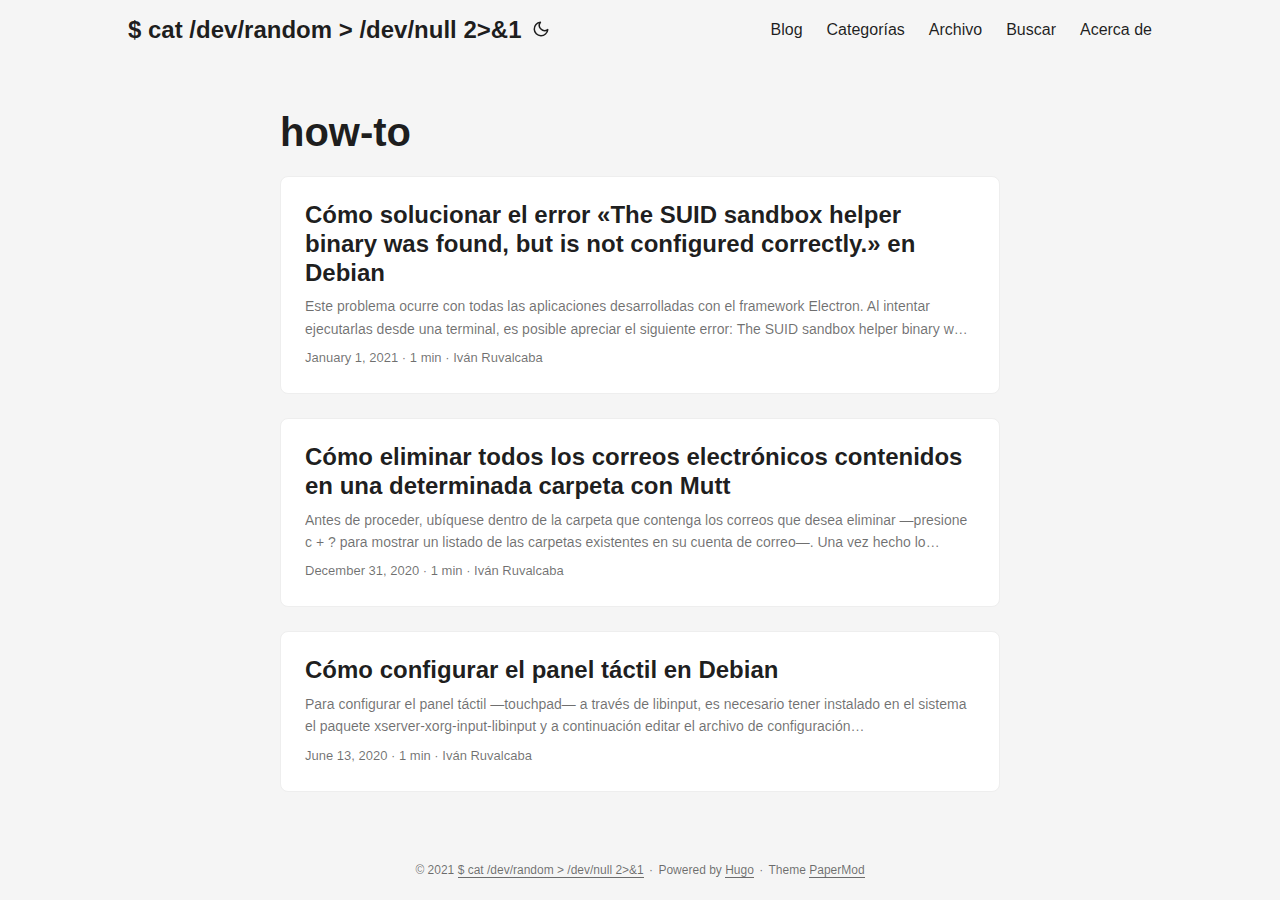
<file: categories/how-to/index.html>
<!DOCTYPE html>
<html lang="es" dir="auto">

<head><meta charset="utf-8">
<meta http-equiv="X-UA-Compatible" content="IE=edge">
<meta name="viewport" content="width=device-width, initial-scale=1, shrink-to-fit=no">
<meta name="robots" content="index, follow">
<title>how-to | $ cat /dev/random &gt; /dev/null 2&gt;&amp;1</title>

<meta name="keywords" content="" />
<meta name="description" content="Blog sobre software y cultura libre — Bitácora de Iván Ruvalcaba">
<meta name="author" content="Iván Ruvalcaba">
<link rel="canonical" href="https://ivanruvalcaba.cf/categories/how-to/" />
<meta name="google-site-verification" content="Kxf_gbaKYmpH0_Y8BguDQPMPSyfDH8daR0RQvQ_t230" />
<meta name="yandex-verification" content="e779e341500bc97b" />
<meta name="msvalidate.01" content="923F21AF4644A4341700A61DB79C740E" />
<link href="/assets/css/stylesheet.min.3b4ed2e80185ab356f837eda72c1debdea24ca2d707d78b82f2534624843aaa0.css" integrity="sha256-O07S6AGFqzVvg37acsHeveokyi1wfXi4LyU0YkhDqqA=" rel="preload stylesheet"
    as="style">

<link rel="icon" href="https://ivanruvalcaba.cf/favicon.ico">
<link rel="icon" type="image/png" sizes="16x16" href="https://ivanruvalcaba.cf/favicon-16x16.png">
<link rel="icon" type="image/png" sizes="32x32" href="https://ivanruvalcaba.cf/favicon-32x32.png">
<link rel="apple-touch-icon" href="https://ivanruvalcaba.cf/apple-touch-icon.png">
<link rel="mask-icon" href="https://ivanruvalcaba.cf/safari-pinned-tab.svg">
<meta name="theme-color" content="#2e2e33">
<meta name="msapplication-TileColor" content="#2e2e33">
<meta name="generator" content="Hugo 0.80.0" />
<link rel="alternate" type="application/rss&#43;xml" href="https://ivanruvalcaba.cf/categories/how-to/index.xml">


<meta property="og:title" content="how-to" />
<meta property="og:description" content="Blog sobre software y cultura libre — Bitácora de Iván Ruvalcaba" />
<meta property="og:type" content="website" />
<meta property="og:url" content="https://ivanruvalcaba.cf/categories/how-to/" />
<meta property="og:updated_time" content="2021-02-14T07:42:22-06:00" />
<meta name="twitter:card" content="summary"/>
<meta name="twitter:title" content="how-to"/>
<meta name="twitter:description" content="Blog sobre software y cultura libre — Bitácora de Iván Ruvalcaba"/>



</head>

<body class="list" id="top">
<script>
    if (localStorage.getItem("pref-theme") === "dark") {
        document.body.classList.add('dark');
    } else if (localStorage.getItem("pref-theme") === "light") {
        document.body.classList.remove('dark')
    } else if (window.matchMedia('(prefers-color-scheme: dark)').matches) {
        document.body.classList.add('dark');
    }

</script>
<noscript>
    <style type="text/css">
        .theme-toggle,
        .top-link {
            display: none;
        }

    </style>
</noscript>
<header class="header">
    <nav class="nav">
        <div class="logo">
            <a href="https://ivanruvalcaba.cf/" accesskey="h" title="$ cat /dev/random &gt; /dev/null 2&gt;&amp;1 (Alt + H)">$ cat /dev/random &gt; /dev/null 2&gt;&amp;1</a>
            <span class="logo-switches">
                <a id="theme-toggle" accesskey="t" title="(Alt + T)">
                    <svg id="moon" xmlns="http://www.w3.org/2000/svg" width="24" height="24" viewBox="0 0 24 24"
                        fill="none" stroke="currentColor" stroke-width="2" stroke-linecap="round"
                        stroke-linejoin="round">
                        <path d="M21 12.79A9 9 0 1 1 11.21 3 7 7 0 0 0 21 12.79z"></path>
                    </svg>
                    <svg id="sun" xmlns="http://www.w3.org/2000/svg" width="24" height="24" viewBox="0 0 24 24"
                        fill="none" stroke="currentColor" stroke-width="2" stroke-linecap="round"
                        stroke-linejoin="round">
                        <circle cx="12" cy="12" r="5"></circle>
                        <line x1="12" y1="1" x2="12" y2="3"></line>
                        <line x1="12" y1="21" x2="12" y2="23"></line>
                        <line x1="4.22" y1="4.22" x2="5.64" y2="5.64"></line>
                        <line x1="18.36" y1="18.36" x2="19.78" y2="19.78"></line>
                        <line x1="1" y1="12" x2="3" y2="12"></line>
                        <line x1="21" y1="12" x2="23" y2="12"></line>
                        <line x1="4.22" y1="19.78" x2="5.64" y2="18.36"></line>
                        <line x1="18.36" y1="5.64" x2="19.78" y2="4.22"></line>
                    </svg>
                </a>
                
                
            </span>
        </div>
        <ul id="menu" onscroll="menu_on_scroll()">
            <li>
                <a href="https://ivanruvalcaba.cf/post" title="Blog">
                    <span>Blog</span>
                </a>
            </li>
            <li>
                <a href="https://ivanruvalcaba.cf/categories" title="Categorías">
                    <span>Categorías</span>
                </a>
            </li>
            <li>
                <a href="https://ivanruvalcaba.cf/archives" title="Archivo">
                    <span>Archivo</span>
                </a>
            </li>
            <li>
                <a href="https://ivanruvalcaba.cf/search" title="Buscar">
                    <span>Buscar</span>
                </a>
            </li>
            <li>
                <a href="https://ivanruvalcaba.cf/acerca-de" title="Acerca de">
                    <span>Acerca de</span>
                </a>
            </li></ul>
    </nav>
</header>

    <main class="main"> 
<header class="page-header">

  <h1>how-to</h1>
</header>



<article class="post-entry tag-entry"> 

  <header class="entry-header">
    <h2>
      Cómo solucionar el error «The SUID sandbox helper binary was found, but is not configured correctly.» en Debian
    </h2>
  </header>
  <section class="entry-content">
    <p>Este problema ocurre con todas las aplicaciones desarrolladas con el framework Electron. Al intentar ejecutarlas desde una terminal, es posible apreciar el siguiente error:
 The SUID sandbox helper binary was found, but is not configured correctly. Rather than run without sandboxing I’m aborting now.
 Para solucionar dicho problema, todo lo que necesita hacer es establecer los permisos adecuados para el archivo chrome-sandbox, por ejemplo:
cd /opt/whatsdesk sudo chown root:root chrome-sandbox sudo chmod 4755 chrome-sandbox Otras soluciones alternativas, y por lo tanto menos recomendables, son:...</p>
  </section>
  <footer class="entry-footer">

January 1, 2021&nbsp;·&nbsp;1 min&nbsp;·&nbsp;Iván Ruvalcaba
</footer>
  <a class="entry-link" aria-label="post link to Cómo solucionar el error «The SUID sandbox helper binary was found, but is not configured correctly.» en Debian" href="https://ivanruvalcaba.cf/post/como-solucionar-el-error-the-suid-sandbox-helper-binary-was-found-but-is-not/"></a>
</article>
<article class="post-entry tag-entry"> 

  <header class="entry-header">
    <h2>
      Cómo eliminar todos los correos electrónicos contenidos en una determinada carpeta con Mutt
    </h2>
  </header>
  <section class="entry-content">
    <p>Antes de proceder, ubíquese dentro de la carpeta que contenga los correos que desea eliminar —presione c &#43; ? para mostrar un listado de las carpetas existentes en su cuenta de correo—. Una vez hecho lo anterior, presione Shift&#43;d &#43; ~ &#43; Shift&#43;a para eliminar todo el contenido de la carpeta de correo....</p>
  </section>
  <footer class="entry-footer">

December 31, 2020&nbsp;·&nbsp;1 min&nbsp;·&nbsp;Iván Ruvalcaba
</footer>
  <a class="entry-link" aria-label="post link to Cómo eliminar todos los correos electrónicos contenidos en una determinada carpeta con Mutt" href="https://ivanruvalcaba.cf/post/como-eliminar-todos-los-correos-electronicos-contenidos-en-una-determinada/"></a>
</article>
<article class="post-entry tag-entry"> 

  <header class="entry-header">
    <h2>
      Cómo configurar el panel táctil en Debian
    </h2>
  </header>
  <section class="entry-content">
    <p>Para configurar el panel táctil —touchpad— a través de libinput, es necesario tener instalado en el sistema el paquete xserver-xorg-input-libinput y a continuación editar el archivo de configuración /usr/share/X11/xorg.conf.d/40-libinput.conf.
Por ejemplo:
sudo nano /usr/share/X11/xorg.conf.d/40-libinput.conf Una vez abierto el archivo, proceda a ubicar y posicionarse en la siguiente sección:
Section &#34;InputClass&#34; Identifier &#34;libinput touchpad catchall&#34; MatchIsTouchpad &#34;on&#34; MatchDevicePath &#34;/dev/input/event*&#34; Driver &#34;libinput&#34; EndSection Como siguiente paso, agregue las opciones o preferencias correspondientes a dicha sección, como se muestra a continuación:...</p>
  </section>
  <footer class="entry-footer">

June 13, 2020&nbsp;·&nbsp;1 min&nbsp;·&nbsp;Iván Ruvalcaba
</footer>
  <a class="entry-link" aria-label="post link to Cómo configurar el panel táctil en Debian" href="https://ivanruvalcaba.cf/post/como-configurar-el-panel-tactil-en-debian/"></a>
</article>

    </main><footer class="footer">
    <span>&copy; 2021 <a href="https://ivanruvalcaba.cf/">$ cat /dev/random &gt; /dev/null 2&gt;&amp;1</a></span>
    <span>&middot;</span>
    <span>Powered by <a href="https://gohugo.io/" rel="noopener noreferrer" target="_blank">Hugo</a></span>
    <span>&middot;</span>
    <span>Theme <a href="https://git.io/hugopapermod" rel="noopener" target="_blank">PaperMod</a></span>
</footer>
<a href="#top" aria-label="go to top" title="Go to Top (Alt + G)">
    <button class="top-link" id="top-link" type="button" accesskey="g">
        <svg xmlns="http://www.w3.org/2000/svg" viewBox="0 0 12 6" fill="currentColor">
            <path d="M12 6H0l6-6z" />
        </svg>
    </button>
</a>



<script>
    window.onload = function () {
        if (localStorage.getItem("menu-scroll-position")) {
            document.getElementById('menu').scrollLeft = localStorage.getItem("menu-scroll-position");
        }
    }
    document.querySelectorAll('a[href^="#"]').forEach(anchor => {
        anchor.addEventListener("click", function (e) {
            e.preventDefault();
            var id = this.getAttribute("href").substr(1);
            if (!window.matchMedia('(prefers-reduced-motion: reduce)').matches) {
                document.querySelector(`[id='${decodeURIComponent(id)}']`).scrollIntoView({
                    behavior: "smooth"
                });
            } else {
                document.querySelector(`[id='${decodeURIComponent(id)}']`).scrollIntoView();
            }
            if (id === "top") {
                history.replaceState(null, null, " ");
            } else {
                history.pushState(null, null, `#${id}`);
            }
        });
    });
    var mybutton = document.getElementById("top-link");
    window.onscroll = function () {
        if (document.body.scrollTop > 800 || document.documentElement.scrollTop > 800) {
            mybutton.style.visibility = "visible";
            mybutton.style.opacity = "1";
        } else {
            mybutton.style.visibility = "hidden";
            mybutton.style.opacity = "0";
        }
    };

    function menu_on_scroll() {
        localStorage.setItem("menu-scroll-position", document.getElementById('menu').scrollLeft);
    }

</script>
<script>
    document.getElementById("theme-toggle").addEventListener("click", () => {
        if (document.body.className.includes("dark")) {
            document.body.classList.remove('dark');
            localStorage.setItem("pref-theme", 'light');
        } else {
            document.body.classList.add('dark');
            localStorage.setItem("pref-theme", 'dark');
        }
    })

</script>

</body>

</html>
</file>
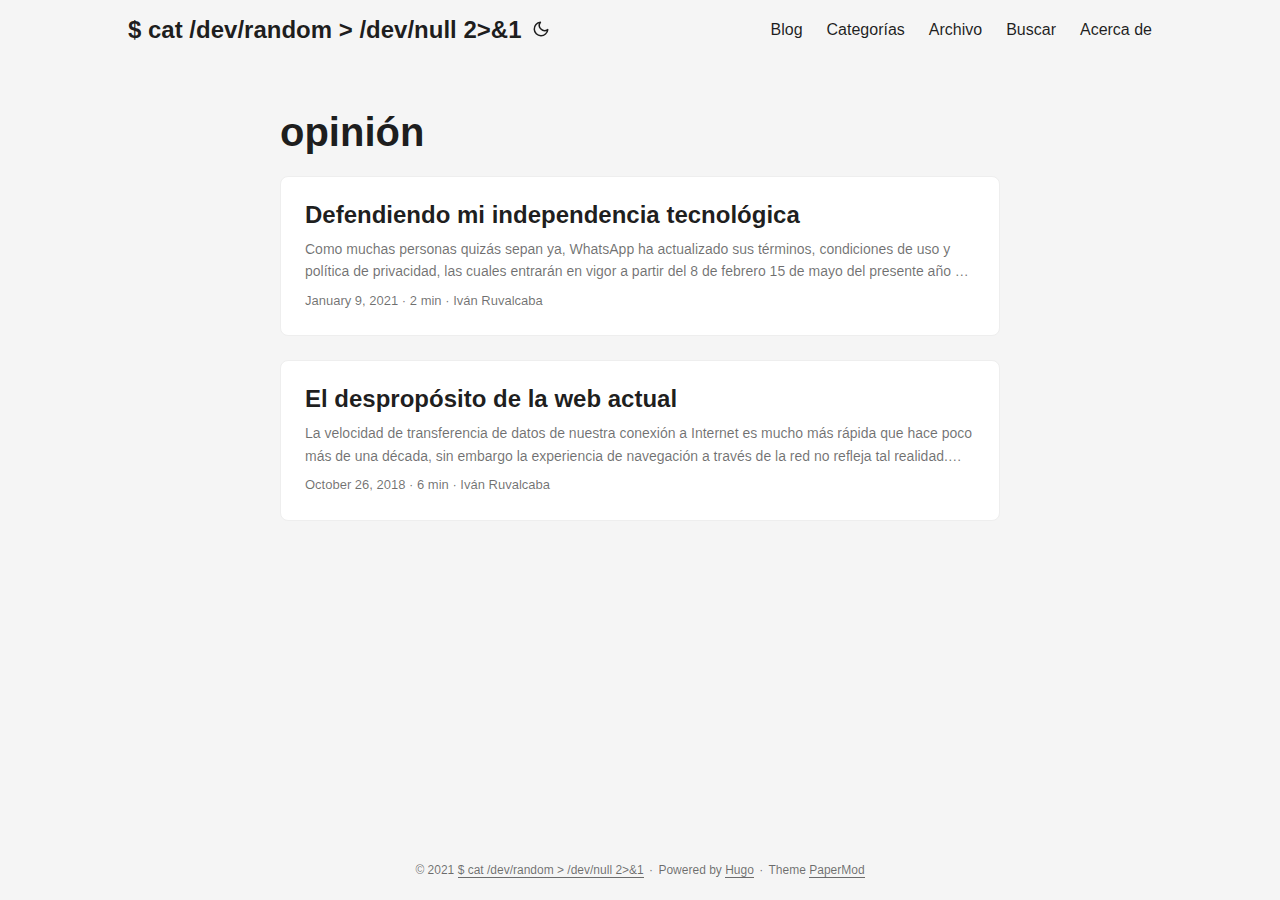
<file: categories/opinión/index.html>
<!DOCTYPE html>
<html lang="es" dir="auto">

<head><meta charset="utf-8">
<meta http-equiv="X-UA-Compatible" content="IE=edge">
<meta name="viewport" content="width=device-width, initial-scale=1, shrink-to-fit=no">
<meta name="robots" content="index, follow">
<title>opinión | $ cat /dev/random &gt; /dev/null 2&gt;&amp;1</title>

<meta name="keywords" content="" />
<meta name="description" content="Blog sobre software y cultura libre — Bitácora de Iván Ruvalcaba">
<meta name="author" content="Iván Ruvalcaba">
<link rel="canonical" href="https://ivanruvalcaba.cf/categories/opini%C3%B3n/" />
<meta name="google-site-verification" content="Kxf_gbaKYmpH0_Y8BguDQPMPSyfDH8daR0RQvQ_t230" />
<meta name="yandex-verification" content="e779e341500bc97b" />
<meta name="msvalidate.01" content="923F21AF4644A4341700A61DB79C740E" />
<link href="/assets/css/stylesheet.min.3b4ed2e80185ab356f837eda72c1debdea24ca2d707d78b82f2534624843aaa0.css" integrity="sha256-O07S6AGFqzVvg37acsHeveokyi1wfXi4LyU0YkhDqqA=" rel="preload stylesheet"
    as="style">

<link rel="icon" href="https://ivanruvalcaba.cf/favicon.ico">
<link rel="icon" type="image/png" sizes="16x16" href="https://ivanruvalcaba.cf/favicon-16x16.png">
<link rel="icon" type="image/png" sizes="32x32" href="https://ivanruvalcaba.cf/favicon-32x32.png">
<link rel="apple-touch-icon" href="https://ivanruvalcaba.cf/apple-touch-icon.png">
<link rel="mask-icon" href="https://ivanruvalcaba.cf/safari-pinned-tab.svg">
<meta name="theme-color" content="#2e2e33">
<meta name="msapplication-TileColor" content="#2e2e33">
<meta name="generator" content="Hugo 0.80.0" />
<link rel="alternate" type="application/rss&#43;xml" href="https://ivanruvalcaba.cf/categories/opini%C3%B3n/index.xml">


<meta property="og:title" content="opinión" />
<meta property="og:description" content="Blog sobre software y cultura libre — Bitácora de Iván Ruvalcaba" />
<meta property="og:type" content="website" />
<meta property="og:url" content="https://ivanruvalcaba.cf/categories/opini%C3%B3n/" />
<meta property="og:updated_time" content="2021-02-14T07:42:22-06:00" />
<meta name="twitter:card" content="summary"/>
<meta name="twitter:title" content="opinión"/>
<meta name="twitter:description" content="Blog sobre software y cultura libre — Bitácora de Iván Ruvalcaba"/>



</head>

<body class="list" id="top">
<script>
    if (localStorage.getItem("pref-theme") === "dark") {
        document.body.classList.add('dark');
    } else if (localStorage.getItem("pref-theme") === "light") {
        document.body.classList.remove('dark')
    } else if (window.matchMedia('(prefers-color-scheme: dark)').matches) {
        document.body.classList.add('dark');
    }

</script>
<noscript>
    <style type="text/css">
        .theme-toggle,
        .top-link {
            display: none;
        }

    </style>
</noscript>
<header class="header">
    <nav class="nav">
        <div class="logo">
            <a href="https://ivanruvalcaba.cf/" accesskey="h" title="$ cat /dev/random &gt; /dev/null 2&gt;&amp;1 (Alt + H)">$ cat /dev/random &gt; /dev/null 2&gt;&amp;1</a>
            <span class="logo-switches">
                <a id="theme-toggle" accesskey="t" title="(Alt + T)">
                    <svg id="moon" xmlns="http://www.w3.org/2000/svg" width="24" height="24" viewBox="0 0 24 24"
                        fill="none" stroke="currentColor" stroke-width="2" stroke-linecap="round"
                        stroke-linejoin="round">
                        <path d="M21 12.79A9 9 0 1 1 11.21 3 7 7 0 0 0 21 12.79z"></path>
                    </svg>
                    <svg id="sun" xmlns="http://www.w3.org/2000/svg" width="24" height="24" viewBox="0 0 24 24"
                        fill="none" stroke="currentColor" stroke-width="2" stroke-linecap="round"
                        stroke-linejoin="round">
                        <circle cx="12" cy="12" r="5"></circle>
                        <line x1="12" y1="1" x2="12" y2="3"></line>
                        <line x1="12" y1="21" x2="12" y2="23"></line>
                        <line x1="4.22" y1="4.22" x2="5.64" y2="5.64"></line>
                        <line x1="18.36" y1="18.36" x2="19.78" y2="19.78"></line>
                        <line x1="1" y1="12" x2="3" y2="12"></line>
                        <line x1="21" y1="12" x2="23" y2="12"></line>
                        <line x1="4.22" y1="19.78" x2="5.64" y2="18.36"></line>
                        <line x1="18.36" y1="5.64" x2="19.78" y2="4.22"></line>
                    </svg>
                </a>
                
                
            </span>
        </div>
        <ul id="menu" onscroll="menu_on_scroll()">
            <li>
                <a href="https://ivanruvalcaba.cf/post" title="Blog">
                    <span>Blog</span>
                </a>
            </li>
            <li>
                <a href="https://ivanruvalcaba.cf/categories" title="Categorías">
                    <span>Categorías</span>
                </a>
            </li>
            <li>
                <a href="https://ivanruvalcaba.cf/archives" title="Archivo">
                    <span>Archivo</span>
                </a>
            </li>
            <li>
                <a href="https://ivanruvalcaba.cf/search" title="Buscar">
                    <span>Buscar</span>
                </a>
            </li>
            <li>
                <a href="https://ivanruvalcaba.cf/acerca-de" title="Acerca de">
                    <span>Acerca de</span>
                </a>
            </li></ul>
    </nav>
</header>

    <main class="main"> 
<header class="page-header">

  <h1>opinión</h1>
</header>



<article class="post-entry tag-entry"> 

  <header class="entry-header">
    <h2>
      Defendiendo mi independencia tecnológica
    </h2>
  </header>
  <section class="entry-content">
    <p>Como muchas personas quizás sepan ya, WhatsApp ha actualizado sus términos, condiciones de uso y política de privacidad, las cuales entrarán en vigor a partir del 8 de febrero 15 de mayo del presente año —según se ha pronunciado la compañía en un nuevo comunicado—, privando con ello a sus usuarios de la posibilidad de decidir si desean o no aceptar sus nuevas clausulas, lo cual implica que el usuario NO tenga más remedio que acceder a sus intenciones si desean continuar utilizando WhatsApp como medio de comunicación....</p>
  </section>
  <footer class="entry-footer">

January 9, 2021&nbsp;·&nbsp;2 min&nbsp;·&nbsp;Iván Ruvalcaba
</footer>
  <a class="entry-link" aria-label="post link to Defendiendo mi independencia tecnológica" href="https://ivanruvalcaba.cf/post/defendiendo-mi-independencia-tecnologica/"></a>
</article>
<article class="post-entry tag-entry"> 

  <header class="entry-header">
    <h2>
      El despropósito de la web actual
    </h2>
  </header>
  <section class="entry-content">
    <p>La velocidad de transferencia de datos de nuestra conexión a Internet es mucho más rápida que hace poco más de una década, sin embargo la experiencia de navegación a través de la red no refleja tal realidad. Esto se debe a que el ancho de banda actualmente disponible es empleado para sobrecargar los páginas web con más y más cosas, las cuales casi siempre resultan ser bastante innecesarias y superfluas....</p>
  </section>
  <footer class="entry-footer">

October 26, 2018&nbsp;·&nbsp;6 min&nbsp;·&nbsp;Iván Ruvalcaba
</footer>
  <a class="entry-link" aria-label="post link to El despropósito de la web actual" href="https://ivanruvalcaba.cf/post/el-desproposito-de-la-web-actual/"></a>
</article>

    </main><footer class="footer">
    <span>&copy; 2021 <a href="https://ivanruvalcaba.cf/">$ cat /dev/random &gt; /dev/null 2&gt;&amp;1</a></span>
    <span>&middot;</span>
    <span>Powered by <a href="https://gohugo.io/" rel="noopener noreferrer" target="_blank">Hugo</a></span>
    <span>&middot;</span>
    <span>Theme <a href="https://git.io/hugopapermod" rel="noopener" target="_blank">PaperMod</a></span>
</footer>
<a href="#top" aria-label="go to top" title="Go to Top (Alt + G)">
    <button class="top-link" id="top-link" type="button" accesskey="g">
        <svg xmlns="http://www.w3.org/2000/svg" viewBox="0 0 12 6" fill="currentColor">
            <path d="M12 6H0l6-6z" />
        </svg>
    </button>
</a>



<script>
    window.onload = function () {
        if (localStorage.getItem("menu-scroll-position")) {
            document.getElementById('menu').scrollLeft = localStorage.getItem("menu-scroll-position");
        }
    }
    document.querySelectorAll('a[href^="#"]').forEach(anchor => {
        anchor.addEventListener("click", function (e) {
            e.preventDefault();
            var id = this.getAttribute("href").substr(1);
            if (!window.matchMedia('(prefers-reduced-motion: reduce)').matches) {
                document.querySelector(`[id='${decodeURIComponent(id)}']`).scrollIntoView({
                    behavior: "smooth"
                });
            } else {
                document.querySelector(`[id='${decodeURIComponent(id)}']`).scrollIntoView();
            }
            if (id === "top") {
                history.replaceState(null, null, " ");
            } else {
                history.pushState(null, null, `#${id}`);
            }
        });
    });
    var mybutton = document.getElementById("top-link");
    window.onscroll = function () {
        if (document.body.scrollTop > 800 || document.documentElement.scrollTop > 800) {
            mybutton.style.visibility = "visible";
            mybutton.style.opacity = "1";
        } else {
            mybutton.style.visibility = "hidden";
            mybutton.style.opacity = "0";
        }
    };

    function menu_on_scroll() {
        localStorage.setItem("menu-scroll-position", document.getElementById('menu').scrollLeft);
    }

</script>
<script>
    document.getElementById("theme-toggle").addEventListener("click", () => {
        if (document.body.className.includes("dark")) {
            document.body.classList.remove('dark');
            localStorage.setItem("pref-theme", 'light');
        } else {
            document.body.classList.add('dark');
            localStorage.setItem("pref-theme", 'dark');
        }
    })

</script>

</body>

</html>
</file>
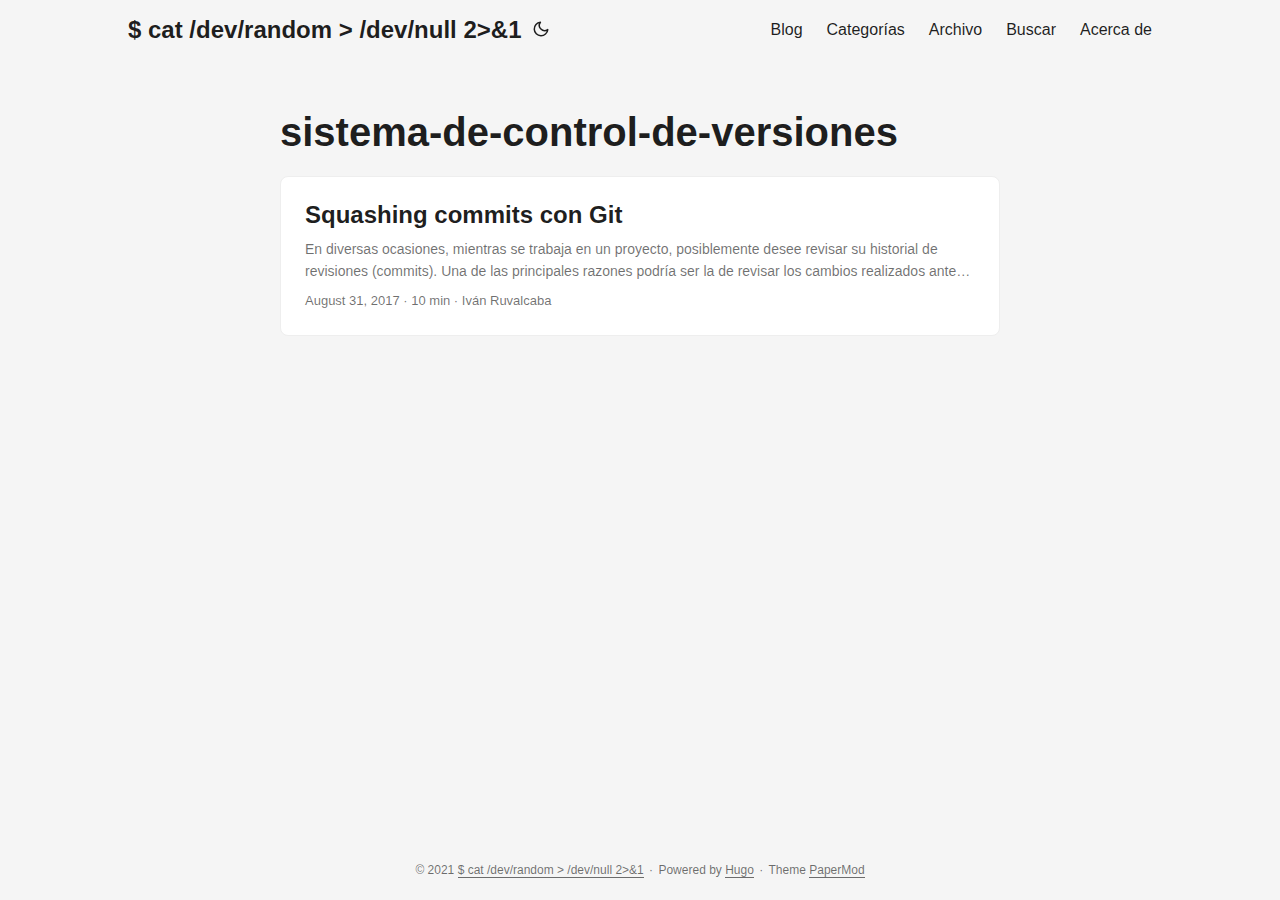
<file: categories/sistema-de-control-de-versiones/index.html>
<!DOCTYPE html>
<html lang="es" dir="auto">

<head><meta charset="utf-8">
<meta http-equiv="X-UA-Compatible" content="IE=edge">
<meta name="viewport" content="width=device-width, initial-scale=1, shrink-to-fit=no">
<meta name="robots" content="index, follow">
<title>sistema-de-control-de-versiones | $ cat /dev/random &gt; /dev/null 2&gt;&amp;1</title>

<meta name="keywords" content="" />
<meta name="description" content="Blog sobre software y cultura libre — Bitácora de Iván Ruvalcaba">
<meta name="author" content="Iván Ruvalcaba">
<link rel="canonical" href="http://ivanruvalcaba.cf/categories/sistema-de-control-de-versiones/" />
<meta name="google-site-verification" content="Kxf_gbaKYmpH0_Y8BguDQPMPSyfDH8daR0RQvQ_t230" />
<meta name="yandex-verification" content="e779e341500bc97b" />
<meta name="msvalidate.01" content="923F21AF4644A4341700A61DB79C740E" />
<link href="/assets/css/stylesheet.min.3b4ed2e80185ab356f837eda72c1debdea24ca2d707d78b82f2534624843aaa0.css" integrity="sha256-O07S6AGFqzVvg37acsHeveokyi1wfXi4LyU0YkhDqqA=" rel="preload stylesheet"
    as="style">

<link rel="icon" href="http://ivanruvalcaba.cf/favicon.ico">
<link rel="icon" type="image/png" sizes="16x16" href="http://ivanruvalcaba.cf/favicon-16x16.png">
<link rel="icon" type="image/png" sizes="32x32" href="http://ivanruvalcaba.cf/favicon-32x32.png">
<link rel="apple-touch-icon" href="http://ivanruvalcaba.cf/apple-touch-icon.png">
<link rel="mask-icon" href="http://ivanruvalcaba.cf/safari-pinned-tab.svg">
<meta name="theme-color" content="#2e2e33">
<meta name="msapplication-TileColor" content="#2e2e33">
<meta name="generator" content="Hugo 0.80.0" />
<link rel="alternate" type="application/rss&#43;xml" href="http://ivanruvalcaba.cf/categories/sistema-de-control-de-versiones/index.xml">


<meta property="og:title" content="sistema-de-control-de-versiones" />
<meta property="og:description" content="Blog sobre software y cultura libre — Bitácora de Iván Ruvalcaba" />
<meta property="og:type" content="website" />
<meta property="og:url" content="http://ivanruvalcaba.cf/categories/sistema-de-control-de-versiones/" />
<meta property="og:updated_time" content="2021-02-12T06:41:00-06:00" />
<meta name="twitter:card" content="summary"/>
<meta name="twitter:title" content="sistema-de-control-de-versiones"/>
<meta name="twitter:description" content="Blog sobre software y cultura libre — Bitácora de Iván Ruvalcaba"/>



</head>

<body class="list" id="top">
<script>
    if (localStorage.getItem("pref-theme") === "dark") {
        document.body.classList.add('dark');
    } else if (localStorage.getItem("pref-theme") === "light") {
        document.body.classList.remove('dark')
    } else if (window.matchMedia('(prefers-color-scheme: dark)').matches) {
        document.body.classList.add('dark');
    }

</script>
<noscript>
    <style type="text/css">
        .theme-toggle,
        .top-link {
            display: none;
        }

    </style>
</noscript>
<header class="header">
    <nav class="nav">
        <div class="logo">
            <a href="http://ivanruvalcaba.cf/" accesskey="h" title="$ cat /dev/random &gt; /dev/null 2&gt;&amp;1 (Alt + H)">$ cat /dev/random &gt; /dev/null 2&gt;&amp;1</a>
            <span class="logo-switches">
                <a id="theme-toggle" accesskey="t" title="(Alt + T)">
                    <svg id="moon" xmlns="http://www.w3.org/2000/svg" width="24" height="24" viewBox="0 0 24 24"
                        fill="none" stroke="currentColor" stroke-width="2" stroke-linecap="round"
                        stroke-linejoin="round">
                        <path d="M21 12.79A9 9 0 1 1 11.21 3 7 7 0 0 0 21 12.79z"></path>
                    </svg>
                    <svg id="sun" xmlns="http://www.w3.org/2000/svg" width="24" height="24" viewBox="0 0 24 24"
                        fill="none" stroke="currentColor" stroke-width="2" stroke-linecap="round"
                        stroke-linejoin="round">
                        <circle cx="12" cy="12" r="5"></circle>
                        <line x1="12" y1="1" x2="12" y2="3"></line>
                        <line x1="12" y1="21" x2="12" y2="23"></line>
                        <line x1="4.22" y1="4.22" x2="5.64" y2="5.64"></line>
                        <line x1="18.36" y1="18.36" x2="19.78" y2="19.78"></line>
                        <line x1="1" y1="12" x2="3" y2="12"></line>
                        <line x1="21" y1="12" x2="23" y2="12"></line>
                        <line x1="4.22" y1="19.78" x2="5.64" y2="18.36"></line>
                        <line x1="18.36" y1="5.64" x2="19.78" y2="4.22"></line>
                    </svg>
                </a>
                
                
            </span>
        </div>
        <ul id="menu" onscroll="menu_on_scroll()">
            <li>
                <a href="http://ivanruvalcaba.cf/post" title="Blog">
                    <span>Blog</span>
                </a>
            </li>
            <li>
                <a href="http://ivanruvalcaba.cf/categories" title="Categorías">
                    <span>Categorías</span>
                </a>
            </li>
            <li>
                <a href="http://ivanruvalcaba.cf/archives" title="Archivo">
                    <span>Archivo</span>
                </a>
            </li>
            <li>
                <a href="http://ivanruvalcaba.cf/search" title="Buscar">
                    <span>Buscar</span>
                </a>
            </li>
            <li>
                <a href="http://ivanruvalcaba.cf/acerca-de" title="Acerca de">
                    <span>Acerca de</span>
                </a>
            </li></ul>
    </nav>
</header>

    <main class="main"> 
<header class="page-header">

  <h1>sistema-de-control-de-versiones</h1>
</header>



<article class="post-entry tag-entry"> 

  <header class="entry-header">
    <h2>
      Squashing commits con Git
    </h2>
  </header>
  <section class="entry-content">
    <p>En diversas ocasiones, mientras se trabaja en un proyecto, posiblemente desee revisar su historial de revisiones (commits). Una de las principales razones podría ser la de revisar los cambios realizados antes de ser enviados «upstream». Otra posible razón podría ser la de revisar los comentarios dentro del repositorio para efectuar el lanzamiento de una nueva versión del proyecto. O simplemente quizás le gustaría reorganizar o «limpiar» el histórico de versiones para mantener una mejor coherencia en la descripción de los cambios efectuados, siendo este último punto donde destaca la verdadera importancia de llevar a cabo una de las mejores prácticas al recurrir a un sistema de control de versiones: los squashing commits....</p>
  </section>
  <footer class="entry-footer">

August 31, 2017&nbsp;·&nbsp;10 min&nbsp;·&nbsp;Iván Ruvalcaba
</footer>
  <a class="entry-link" aria-label="post link to Squashing commits con Git" href="http://ivanruvalcaba.cf/post/squashing-commits-con-git/"></a>
</article>

    </main><footer class="footer">
    <span>&copy; 2021 <a href="http://ivanruvalcaba.cf/">$ cat /dev/random &gt; /dev/null 2&gt;&amp;1</a></span>
    <span>&middot;</span>
    <span>Powered by <a href="https://gohugo.io/" rel="noopener noreferrer" target="_blank">Hugo</a></span>
    <span>&middot;</span>
    <span>Theme <a href="https://git.io/hugopapermod" rel="noopener" target="_blank">PaperMod</a></span>
</footer>
<a href="#top" aria-label="go to top" title="Go to Top (Alt + G)">
    <button class="top-link" id="top-link" type="button" accesskey="g">
        <svg xmlns="http://www.w3.org/2000/svg" viewBox="0 0 12 6" fill="currentColor">
            <path d="M12 6H0l6-6z" />
        </svg>
    </button>
</a>



<script>
    window.onload = function () {
        if (localStorage.getItem("menu-scroll-position")) {
            document.getElementById('menu').scrollLeft = localStorage.getItem("menu-scroll-position");
        }
    }
    document.querySelectorAll('a[href^="#"]').forEach(anchor => {
        anchor.addEventListener("click", function (e) {
            e.preventDefault();
            var id = this.getAttribute("href").substr(1);
            if (!window.matchMedia('(prefers-reduced-motion: reduce)').matches) {
                document.querySelector(`[id='${decodeURIComponent(id)}']`).scrollIntoView({
                    behavior: "smooth"
                });
            } else {
                document.querySelector(`[id='${decodeURIComponent(id)}']`).scrollIntoView();
            }
            if (id === "top") {
                history.replaceState(null, null, " ");
            } else {
                history.pushState(null, null, `#${id}`);
            }
        });
    });
    var mybutton = document.getElementById("top-link");
    window.onscroll = function () {
        if (document.body.scrollTop > 800 || document.documentElement.scrollTop > 800) {
            mybutton.style.visibility = "visible";
            mybutton.style.opacity = "1";
        } else {
            mybutton.style.visibility = "hidden";
            mybutton.style.opacity = "0";
        }
    };

    function menu_on_scroll() {
        localStorage.setItem("menu-scroll-position", document.getElementById('menu').scrollLeft);
    }

</script>
<script>
    document.getElementById("theme-toggle").addEventListener("click", () => {
        if (document.body.className.includes("dark")) {
            document.body.classList.remove('dark');
            localStorage.setItem("pref-theme", 'light');
        } else {
            document.body.classList.add('dark');
            localStorage.setItem("pref-theme", 'dark');
        }
    })

</script>

</body>

</html>
</file>
<file: assets/css/stylesheet.min.3b4ed2e80185ab356f837eda72c1debdea24ca2d707d78b82f2534624843aaa0.css>
.not-found{position:absolute;left:0;right:0;display:flex;align-items:center;justify-content:center;height:80%;font-size:160px;font-weight:700}.hljs-comment,.hljs-quote{color:#b6b18b}.hljs-deletion,.hljs-name,.hljs-regexp,.hljs-selector-class,.hljs-selector-id,.hljs-tag,.hljs-template-variable,.hljs-variable{color:#eb3c54}.hljs-built_in,.hljs-builtin-name,.hljs-link,.hljs-literal,.hljs-meta,.hljs-number,.hljs-params,.hljs-type{color:#e7ce56}.hljs-attribute{color:#ee7c2b}.hljs-addition,.hljs-bullet,.hljs-string,.hljs-symbol{color:#4fb4d7}.hljs-section,.hljs-title{color:#78bb65}.hljs-keyword,.hljs-selector-tag{color:#b45ea4}.hljs{display:block;overflow-x:auto;background:#1c1d21;color:#c0c5ce;padding:.5em}.hljs-emphasis{font-style:italic}.hljs-strong{font-weight:700}.archive-posts{width:100%;font-size:16px}.archive-year{margin-top:40px}.archive-year:not(:last-of-type){border-bottom:2px solid var(--border)}.archive-month{display:flex;align-items:flex-start;padding:10px 0}.archive-month-header{margin:25px 0;width:200px}.archive-month:not(:last-of-type){border-bottom:1px solid var(--border)}.archive-entry{position:relative;padding:5px;margin:10px 0}.archive-entry-title{margin:5px 0;font-weight:400}.archive-count,.archive-meta{color:var(--secondary);font-size:14px}.footer,.top-link{font-size:12px;color:var(--secondary)}.footer{max-width:calc(var(--main-width) + var(--gap) * 2);margin:auto;padding:calc((var(--footer-height) - var(--gap))/2) var(--gap);text-align:center;line-height:24px}.footer span{margin-inline-start:1px;margin-inline-end:1px}.footer a{color:inherit;border-bottom:1px solid var(--secondary)}.footer a:hover{border-bottom:1px solid var(--primary)}.top-link{visibility:hidden;position:fixed;bottom:60px;right:30px;z-index:99;background:var(--tertiary);width:42px;height:42px;padding:12px;border-radius:64px;transition:visibility .5s,opacity .8s linear}.top-link,.top-link svg{filter:drop-shadow(0px 0px 0px var(--theme))}.footer a:hover,.top-link:hover{color:var(--primary)}.top-link:focus{outline:0}.nav{display:flex;flex-wrap:wrap;justify-content:space-between;max-width:calc(var(--nav-width) + var(--gap) * 2);margin-inline-start:auto;margin-inline-end:auto;line-height:var(--header-height)}.nav a{display:block}.logo,#menu{display:flex;margin:auto var(--gap)}.logo{flex-wrap:inherit}.logo a{font-size:24px;font-weight:700}.logo a img{display:inline;vertical-align:middle;pointer-events:none;transform:translate(0,-10%);border-radius:6px;margin-inline-end:8px}#theme-toggle svg{height:18px}a#theme-toggle{font-size:24px;user-select:none;margin:auto 4px;cursor:pointer}body.dark #moon{vertical-align:middle;display:none}body:not(.dark) #sun{display:none}#menu{list-style:none;word-break:keep-all;overflow-x:auto;white-space:nowrap}#menu li+li{margin-inline-start:var(--gap)}#menu a{font-size:16px}#menu .active{font-weight:500;border-bottom:2px solid currentColor}.lang-switch li,.lang-switch ul,.logo-switches{display:inline-flex;margin:auto 4px}.lang-switch{display:flex;flex-wrap:inherit}.lang-switch a{margin:auto 3px;font-size:16px;font-weight:500}.logo-switches{flex-wrap:inherit}.main{position:relative;min-height:calc(100vh - var(--header-height) - var(--footer-height));max-width:calc(var(--main-width) + var(--gap) * 2);margin:auto;padding:var(--gap)}.page-header h1{font-size:40px}.pagination{display:flex}.pagination a{color:var(--theme);font-size:13px;line-height:36px;background:var(--primary);border-radius:calc(36px/2);padding:0 16px}.pagination .next{margin-inline-start:auto}.social-icons{padding:12px 0}.social-icons a:not(:last-of-type){margin-inline-end:12px}.social-icons a svg{height:26px;width:26px}code{direction:ltr}.first-entry{position:relative;display:flex;flex-direction:column;justify-content:center;min-height:320px;margin:var(--gap) 0 calc(var(--gap) * 2) 0}.first-entry .entry-header{overflow:hidden;display:-webkit-box;-webkit-box-orient:vertical;-webkit-line-clamp:3}.first-entry .entry-header h1{font-size:34px;line-height:1.3}.first-entry .entry-content{margin:14px 0;font-size:16px;-webkit-line-clamp:3}.first-entry .entry-footer{font-size:14px}.home-info .entry-content{-webkit-line-clamp:unset}.post-entry{position:relative;margin-bottom:var(--gap);padding:var(--gap);background:var(--entry);border-radius:var(--radius);transition:transform .1s;border:1px solid var(--border)}.post-entry:active{transform:scale(.96)}.tag-entry .entry-cover{display:none}.entry-header h2{font-size:24px}.entry-content{margin:8px 0;color:var(--secondary);font-size:14px;line-height:1.6;overflow:hidden;display:-webkit-box;-webkit-box-orient:vertical;-webkit-line-clamp:2}.entry-footer{color:var(--secondary);font-size:13px}.entry-link{position:absolute;left:0;right:0;top:0;bottom:0}.entry-cover,.entry-isdraft{font-size:14px;color:var(--secondary)}.entry-isdraft{display:inline}.entry-cover{margin-bottom:var(--gap);text-align:center}.entry-cover img{border-radius:var(--radius);pointer-events:none;width:100%}.entry-cover a{color:var(--secondary);box-shadow:0 1px 0 var(--primary)}.page-header,.post-header{margin:24px auto var(--content-gap)}.post-title{margin-bottom:2px;font-size:40px}.post-description{margin-top:10px;margin-bottom:5px}.post-meta,.breadcrumbs{color:var(--secondary);font-size:14px;display:flex;flex-wrap:wrap}.post-meta .i18n_list li{display:inline-flex;list-style:none;margin:auto 3px;box-shadow:0 1px 0 var(--secondary)}.breadcrumbs a{font-size:16px}.post-content{color:var(--content)}.post-content h3,.post-content h4,.post-content h5,.post-content h6{margin:24px 0 16px}.post-content h1{margin:40px auto 32px;font-size:40px}.post-content h2{margin:32px auto 24px;font-size:32px}.post-content h3{font-size:24px}.post-content h4{font-size:16px}.post-content h5{font-size:14px}.post-content h6{font-size:12px}.post-content a,.toc a:hover{box-shadow:0 1px 0}.post-content a code{margin:auto 0;border-radius:0;box-shadow:0 -1px 0 var(--primary)inset}.post-content del{text-decoration:none;background:linear-gradient(to right,var(--primary) 100%,transparent 0) 0 50%/1px 1px repeat-x}.post-content dl,.post-content ol,.post-content p,.post-content ul{margin-bottom:var(--content-gap)}.post-content ol,.post-content ul{padding-inline-start:20px}.post-content li{margin-top:5px}.post-content li p{margin-bottom:0}.post-content dl{display:flex;flex-wrap:wrap;margin:0}.post-content dt{width:25%;font-weight:700}.post-content dd{width:75%;margin-inline-start:0;padding-inline-start:10px}.post-content dd~dd,.post-content dt~dt{margin-top:10px}.post-content table{margin-bottom:32px}.post-content table th,.post-content table:not(.highlighttable,.highlight table,.gist .highlight) td{min-width:80px;padding:12px 8px;line-height:1.5;border-bottom:1px solid var(--border)}.post-content table th{font-size:14px;text-align:start}.post-content table:not(.highlighttable) td code:only-child{margin:auto 0}.post-content .highlight table{border-radius:var(--radius)}.post-content .highlight:not(table),.post-content pre{margin:10px auto;background:var(--hljs-bg)!important;border-radius:var(--radius)}.post-content li>.highlight{margin-inline-end:0}.post-content ul pre{margin-inline-start:calc(var(--gap) * -2)}.post-content .highlight pre{margin:0}.post-content .highlighttable{table-layout:fixed}.post-content .highlighttable td:first-child{width:40px}.post-content .highlighttable td .linenodiv{padding-inline-end:0!important}.post-content .highlighttable td .highlight,.post-content .highlighttable td .linenodiv pre{margin-bottom:0}.post-content .highlighttable td .highlight pre code::-webkit-scrollbar{display:none}.post-content .highlight span{background:0 0!important}.post-content code{margin:auto 4px;padding:4px 6px;font-family:Menlo,Monaco,courier new,Courier,monospace;font-size:.78em;line-height:1.5;background:var(--code-bg);border-radius:2px}.post-content pre code{display:block;margin:auto 0;padding:10px;color:rgba(255,255,255,.8);background:0 0;border-radius:0;overflow-x:auto}.post-content blockquote{margin:20px 0;padding:0 14px;border-inline-start:3px solid var(--primary)}.post-content hr{margin:30px 0;height:2px;background:var(--tertiary);border-top:0;border-bottom:0}.post-content iframe{max-width:100%}.post-content img{border-radius:4px}.post-content img[src*='#center']{margin:auto}.post-content figure>figcaption{color:var(--primary);font-size:16px;font-weight:700;margin:24px 0 16px}.toc{margin:0 2px 40px;border:1px solid var(--border);background:var(--code-bg);border-radius:var(--radius);padding:.4em}.dark .toc{background:var(--entry)}.toc details summary{cursor:zoom-in;margin-inline-start:20px}.toc details[open] summary{cursor:zoom-out}.toc .details{display:inline;font-weight:500}.toc .inner{margin:0 20px;padding:10px 20px}.toc li ul{margin-inline-start:var(--gap)}.toc summary:focus{outline:0}.post-footer{margin-top:56px}.post-tags li{display:inline-block;margin-inline-end:3px;margin-bottom:5px}.post-tags a,.share-buttons,.paginav{border-radius:var(--radius);background:var(--code-bg);border:1px solid var(--border)}.post-tags a{display:block;padding-inline-start:14px;padding-inline-end:14px;color:var(--secondary);font-size:14px;line-height:34px;background:var(--code-bg)}.post-tags a:hover,.paginav a:hover{background:var(--border)}.share-buttons{margin:14px 0;padding-inline-start:var(--radius);display:flex;justify-content:center;overflow-x:auto}.share-buttons a{margin-top:10px}.share-buttons a:not(:last-of-type){margin-inline-end:12px}.share-buttons a svg{height:30px;width:30px;fill:currentColor;transition:transform .1s}.share-buttons svg:active{transform:scale(.96)}h1:hover .anchor,h2:hover .anchor,h3:hover .anchor,h4:hover .anchor,h5:hover .anchor,h6:hover .anchor{display:inline-flex;color:var(--secondary);margin-inline-start:8px;font-weight:500}.post-content :not(table) ::-webkit-scrollbar-thumb{border:2px solid var(--hljs-bg);background:rgba(255,255,255,.32)}.post-content :not(table) ::-webkit-scrollbar-thumb:hover{background:rgba(255,255,255,.56)}.gist table::-webkit-scrollbar-thumb{border:2px solid #fff;background:rgba(0,0,0,.32)}.gist table::-webkit-scrollbar-thumb:hover{background:rgba(0,0,0,.56)}.post-content table::-webkit-scrollbar-thumb{border-width:2px}.paginav{margin:10px 0;display:flex;line-height:30px;border-radius:var(--radius)}.paginav a{padding-inline-start:14px;padding-inline-end:14px;border-radius:var(--radius)}.paginav .title{letter-spacing:1px;text-transform:uppercase;font-size:small;color:var(--secondary)}.paginav .prev,.paginav .next{width:50%}.paginav span:hover:not(.title){box-shadow:0 1px 0}.paginav .next{margin-inline-start:auto;text-align:right}[dir=rtl] .paginav .next{text-align:left}.buttons,.main .profile{display:flex;justify-content:center}.main .profile{position:absolute;left:0;right:0;align-items:center;height:80%;text-align:center}.profile .profile_inner h1{padding:12px 0}.profile img{display:inline-table;border-radius:50%;pointer-events:none}.buttons{flex-wrap:wrap;max-width:400px;margin:0 auto}.button{background:var(--tertiary);border-radius:var(--radius);margin:8px;padding:6px;transition:transform .1s}.button-inner{padding:0 8px}.button:active{transform:scale(.96)}*,::after,::before{box-sizing:border-box}html{-webkit-tap-highlight-color:transparent;overflow-y:scroll}a,body,h1,h2,h3,h4,h5,h6{color:var(--primary)}body{font-family:-apple-system,BlinkMacSystemFont,segoe ui,Roboto,Oxygen,Ubuntu,Cantarell,open sans,helvetica neue,sans-serif;font-size:18px;line-height:1.6;word-break:break-word;background:var(--theme)}article,aside,figcaption,figure,footer,header,hgroup,main,nav,section,table{display:block}h1,h2,h3,h4,h5,h6{line-height:1.2}h1,h2,h3,h4,h5,h6,p{margin-top:0;margin-bottom:0}ul{padding:0}a{text-decoration:none}body,figure,ul{margin:0}table{width:100%;border-collapse:collapse;border-spacing:0;overflow-x:auto;word-break:keep-all}button,input,textarea{padding:0;font:inherit;background:0 0;border:0}input,textarea{outline:0}button,input[type=button],input[type=submit]{cursor:pointer}input:-webkit-autofill,textarea:-webkit-autofill{box-shadow:0 0 0 50px var(--theme)inset}img{display:block;max-width:100%}::-webkit-scrollbar-track{background:0 0}.list:not(.dark)::-webkit-scrollbar-track{background:var(--code-bg)}::-webkit-scrollbar-thumb{background:var(--tertiary);border:5px solid var(--theme);border-radius:var(--radius)}.list:not(.dark)::-webkit-scrollbar-thumb{border:5px solid var(--code-bg)}::-webkit-scrollbar-thumb:hover{background:var(--secondary)}#searchbox input{padding:4px 10px;width:100%;color:var(--primary);font-weight:700;border:2px solid var(--tertiary);border-radius:var(--radius)}#searchbox input:focus{border-color:var(--secondary)}#searchResults li{list-style:none;border-radius:var(--radius);padding:10px;margin:10px 0;position:relative;font-weight:500}#searchResults{margin:10px 0;width:100%}#searchResults li:active{transition:transform .1s;transform:scale(.98)}#searchResults a{position:absolute;width:100%;height:100%;top:0;left:0;outline:none}#searchResults .focus{transform:scale(.98);border:2px solid var(--tertiary)}.terms-tags li{display:inline-block;margin:10px;font-weight:500}.terms-tags a{display:block;padding:3px 10px;background:var(--tertiary);border-radius:6px;transition:transform .1s}.terms-tags a:active{background:var(--tertiary);transform:scale(.96)}:root{--gap: 24px;--content-gap: 20px;--nav-width: 1024px;--main-width: 720px;--header-height: 60px;--footer-height: 60px;--radius: 8px;--theme: #fff;--entry: #fff;--primary: rgba(0, 0, 0, 0.88);--secondary: rgba(0, 0, 0, 0.56);--tertiary: rgba(0, 0, 0, 0.16);--content: rgba(0, 0, 0, 0.88);--hljs-bg: #1c1d21;--code-bg: #f5f5f5;--border: #eee}.dark{--theme: #1d1e20;--entry: #2e2e33;--primary: rgba(255, 255, 255, 0.84);--secondary: rgba(255, 255, 255, 0.56);--tertiary: rgba(255, 255, 255, 0.16);--content: rgba(255, 255, 255, 0.74);--hljs-bg: #2e2e33;--code-bg: #37383e;--border: #333}.list{background:var(--code-bg)}.dark.list{background:var(--theme)}@media screen and (max-width:768px){:root{--gap: 14px}.profile img{transform:scale(0.85)}.first-entry{min-height:260px}.archive-month{flex-direction:column}.archive-year{margin-top:20px}}@media screen and (min-width:768px){::-webkit-scrollbar{width:19px;height:11px}}@media screen and (max-width:900px){.list .top-link{transform:translateY(-5rem)}}@media(prefers-reduced-motion){.terms-tags a:active{transform:none}.button:active{transform:none}.share-buttons svg:active{transform:none}.post-entry:active{transform:none}.top-link{transition:none}#searchResults .active{transform:none}}
</file>
<file: css/main.min.css>
/* normalize.css v8.0.1 | MIT License | github.com/necolas/normalize.css */html{line-height:1.15;-webkit-text-size-adjust:100%}body{margin:0}
main{display:block}h1{font-size:2em;margin:.67em 0}hr{box-sizing:content-box;height:0;overflow:visible}
pre{font-family:monospace,monospace;font-size:1em}a{background-color:transparent}
abbr[title]{border-bottom:0;text-decoration:underline;text-decoration:underline dotted}
b,strong{font-weight:bolder}code,kbd,samp{font-family:monospace,monospace;font-size:1em}
small{font-size:80%}sub,sup{font-size:75%;line-height:0;position:relative;vertical-align:baseline}
sub{bottom:-0.25em}sup{top:-0.5em}img{border-style:none}button,input,optgroup,select,textarea{font-family:inherit;font-size:100%;line-height:1.15;margin:0}
button,input{overflow:visible}button,select{text-transform:none}button,[type="button"],[type="reset"],[type="submit"]{-webkit-appearance:button}
button::-moz-focus-inner,[type="button"]::-moz-focus-inner,[type="reset"]::-moz-focus-inner,[type="submit"]::-moz-focus-inner{border-style:none;padding:0}
button:-moz-focusring,[type="button"]:-moz-focusring,[type="reset"]:-moz-focusring,[type="submit"]:-moz-focusring{outline:1px dotted ButtonText}
fieldset{padding:.35em .75em .625em}legend{box-sizing:border-box;color:inherit;display:table;max-width:100%;padding:0;white-space:normal}
progress{vertical-align:baseline}textarea{overflow:auto}[type="checkbox"],[type="radio"]{box-sizing:border-box;padding:0}
[type="number"]::-webkit-inner-spin-button,[type="number"]::-webkit-outer-spin-button{height:auto}
[type="search"]{-webkit-appearance:textfield;outline-offset:-2px}
[type="search"]::-webkit-search-decoration{-webkit-appearance:none}
::-webkit-file-upload-button{-webkit-appearance:button;font:inherit}details{display:block}
summary{display:list-item}template{display:none}[hidden]{display:none}/* HTML5 Boilerplate v8.0.0 | MIT License | https://html5boilerplate.com/ */html{color:#222;font-size:1em;line-height:1.4}
::-moz-selection{background:#b3d4fc;text-shadow:none}::selection{background:#b3d4fc;text-shadow:none}
hr{display:block;height:1px;margin:1em 0;padding:0;border:0;border-top:1px solid #ccc}
audio,canvas,iframe,img,svg,video{vertical-align:middle}fieldset{margin:0;padding:0;border:0}
textarea{resize:vertical}/* Skeleton v2.0.4 | MIT License | https://getskeleton.com/ */.container{position:relative;box-sizing:border-box;width:100%;max-width:960px;margin:0 auto;padding:0 20px}
.column,.columns{float:left;box-sizing:border-box;width:100%}@media(min-width:400px){.container{width:85%;padding:0}
}@media(min-width:550px){.container{width:80%}.column,.columns{margin-left:4%}.column:first-child,.columns:first-child{margin-left:0}
.one.column,.one.columns{width:4.66666666667%}.two.columns{width:13.3333333333%}.three.columns{width:22%}
.four.columns{width:30.6666666667%}.five.columns{width:39.3333333333%}.six.columns{width:48%}
.seven.columns{width:56.6666666667%}.eight.columns{width:65.3333333333%}.nine.columns{width:74%}
.ten.columns{width:82.6666666667%}.eleven.columns{width:91.3333333333%}.twelve.columns{width:100%;margin-left:0}
.one-third.column{width:30.6666666667%}.two-thirds.column{width:65.3333333333%}.one-half.column{width:48%}
.offset-by-one.column,.offset-by-one.columns{margin-left:8.66666666667%}.offset-by-two.column,.offset-by-two.columns{margin-left:17.3333333333%}
.offset-by-three.column,.offset-by-three.columns{margin-left:26%}.offset-by-four.column,.offset-by-four.columns{margin-left:34.6666666667%}
.offset-by-five.column,.offset-by-five.columns{margin-left:43.3333333333%}.offset-by-six.column,.offset-by-six.columns{margin-left:52%}
.offset-by-seven.column,.offset-by-seven.columns{margin-left:60.6666666667%}.offset-by-eight.column,.offset-by-eight.columns{margin-left:69.3333333333%}
.offset-by-nine.column,.offset-by-nine.columns{margin-left:78%}.offset-by-ten.column,.offset-by-ten.columns{margin-left:86.6666666667%}
.offset-by-eleven.column,.offset-by-eleven.columns{margin-left:95.3333333333%}.offset-by-one-third.column,.offset-by-one-third.columns{margin-left:34.6666666667%}
.offset-by-two-thirds.column,.offset-by-two-thirds.columns{margin-left:69.3333333333%}
.offset-by-one-half.column,.offset-by-one-half.columns{margin-left:52%}}html{font-size:62.5%}
body{color:#222;font-family:"Raleway","HelveticaNeue","Helvetica Neue",Helvetica,Arial,sans-serif;font-size:1.5em;font-weight:400;line-height:1.6}
h1,h2,h3,h4,h5,h6{margin-top:0;margin-bottom:2rem;font-weight:300}h1{letter-spacing:-.1rem;font-size:4rem;line-height:1.2}
h2{letter-spacing:-.1rem;font-size:3.6rem;line-height:1.25}h3{letter-spacing:-.1rem;font-size:3rem;line-height:1.3}
h4{letter-spacing:-.08rem;font-size:2.4rem;line-height:1.35}h5{letter-spacing:-.05rem;font-size:1.8rem;line-height:1.5}
h6{letter-spacing:0;font-size:1.5rem;line-height:1.6}@media(min-width:550px){h1{font-size:5rem}
h2{font-size:4.2rem}h3{font-size:3.6rem}h4{font-size:3rem}h5{font-size:2.4rem}h6{font-size:1.5rem}
}p{margin-top:0}a{color:#1eaedb}a:hover{color:#0fa0ce}.button,button,input[type="submit"],input[type="reset"],input[type="button"]{display:inline-block;box-sizing:border-box;height:38px;padding:0 30px;cursor:pointer;text-align:center;white-space:nowrap;text-decoration:none;letter-spacing:.1rem;text-transform:uppercase;color:#555;border:1px solid #bbb;border-radius:4px;background-color:transparent;font-size:11px;font-weight:600;line-height:38px}
.button:hover,button:hover,input[type="submit"]:hover,input[type="reset"]:hover,input[type="button"]:hover,.button:focus,button:focus,input[type="submit"]:focus,input[type="reset"]:focus,input[type="button"]:focus{color:#333;border-color:#888;outline:0}
.button.button-primary,button.button-primary,input[type="submit"].button-primary,input[type="reset"].button-primary,input[type="button"].button-primary{color:#fff;border-color:#33c3f0;background-color:#33c3f0}
.button.button-primary:hover,button.button-primary:hover,input[type="submit"].button-primary:hover,input[type="reset"].button-primary:hover,input[type="button"].button-primary:hover,.button.button-primary:focus,button.button-primary:focus,input[type="submit"].button-primary:focus,input[type="reset"].button-primary:focus,input[type="button"].button-primary:focus{color:#fff;border-color:#1eaedb;background-color:#1eaedb}
input[type="email"],input[type="number"],input[type="search"],input[type="text"],input[type="tel"],input[type="url"],input[type="password"],textarea,select{box-sizing:border-box;height:38px;padding:6px 10px;border:1px solid #d1d1d1;border-radius:4px;background-color:#fff;box-shadow:none}
input[type="email"],input[type="number"],input[type="search"],input[type="text"],input[type="tel"],input[type="url"],input[type="password"],textarea{-webkit-appearance:none;-moz-appearance:none;appearance:none}
textarea{min-height:65px;padding-top:6px;padding-bottom:6px}input[type="email"]:focus,input[type="number"]:focus,input[type="search"]:focus,input[type="text"]:focus,input[type="tel"]:focus,input[type="url"]:focus,input[type="password"]:focus,textarea:focus,select:focus{border:1px solid #33c3f0;outline:0}
label,legend{display:block;margin-bottom:.5rem;font-weight:600}fieldset{padding:0;border-width:0}
input[type="checkbox"],input[type="radio"]{display:inline}
label>.label-body{display:inline-block;margin-left:.5rem;font-weight:normal}ul{list-style:circle inside}
ol{list-style:decimal inside}ol,ul{margin-top:0;padding-left:0}ul ul,ul ol,ol ol,ol ul{margin:1.5rem 0 1.5rem 3rem;font-size:90%}
li{margin-bottom:1rem}code{margin:0 .2rem;padding:.2rem .5rem;white-space:nowrap;border:1px solid #e1e1e1;border-radius:4px;background:#f1f1f1;font-size:90%}
pre>code{display:block;padding:1rem 1.5rem;white-space:pre}th,td{padding:12px 15px;text-align:left;border-bottom:1px solid #e1e1e1}
th:first-child,td:first-child{padding-left:0}th:last-child,td:last-child{padding-right:0}
button,.button{margin-bottom:1rem}input,textarea,select,fieldset{margin-bottom:1.5rem}
pre,blockquote,dl,figure,table,p,ul,ol,form{margin-bottom:2.5rem}.u-full-width{box-sizing:border-box;width:100%}
.u-max-full-width{box-sizing:border-box;max-width:100%}.u-pull-right{float:right}
.u-pull-left{float:left}hr{margin-top:3rem;margin-bottom:3.5rem;border-width:0;border-top:1px solid #e1e1e1}
.container:after,.row:after,.u-cf{display:table;clear:both;content:""}
/* hugo-theme-skeleton | MIT License | Iván Ruvalcaba */blockquote{margin-right:0;margin-left:0;padding:1rem 1.5rem;border-left:.3rem solid #d1d1d1}
blockquote *:last-child{margin-bottom:0}img{display:block;max-width:100%;margin:0 auto}
.footnotes>ol>li>p{display:inline}.branding>p>img{max-width:200px;max-height:200px;border:solid white;border-radius:500px;border-width:6px;-webkit-box-shadow:1px 1px 5px #333;-moz-box-shadow:1px 1px 5px #333;box-shadow:1px 1px 5px #333}
.header{text-align:center}.header>span{font-style:italic}.hidden,[hidden]{display:none !important}
.sr-only{position:absolute;overflow:hidden;clip:rect(0,0,0,0);width:1px;height:1px;margin:-1px;padding:0;white-space:nowrap;border:0}
.sr-only.focusable:active,.sr-only.focusable:focus{position:static;overflow:visible;clip:auto;width:auto;height:auto;margin:0;white-space:inherit}
.invisible{visibility:hidden}.clearfix::before,.clearfix::after{display:table;content:" "}
.clearfix::after{clear:both}@media print{*,*::before,*::after{color:#000 !important;background:#fff !important;box-shadow:none !important;text-shadow:none !important}
a,a:visited{text-decoration:underline}a[href]::after{content:" (" attr(href) ")"}
abbr[title]::after{content:" (" attr(title) ")"}
a[href^="#"]::after,a[href^="javascript:"]::after{content:""}
pre{white-space:pre-wrap !important}pre,blockquote{border:1px solid #999;page-break-inside:avoid}
thead{display:table-header-group}tr,img{page-break-inside:avoid}p,h2,h3{orphans:3;widows:3}
h2,h3{page-break-after:avoid}}
</file>
